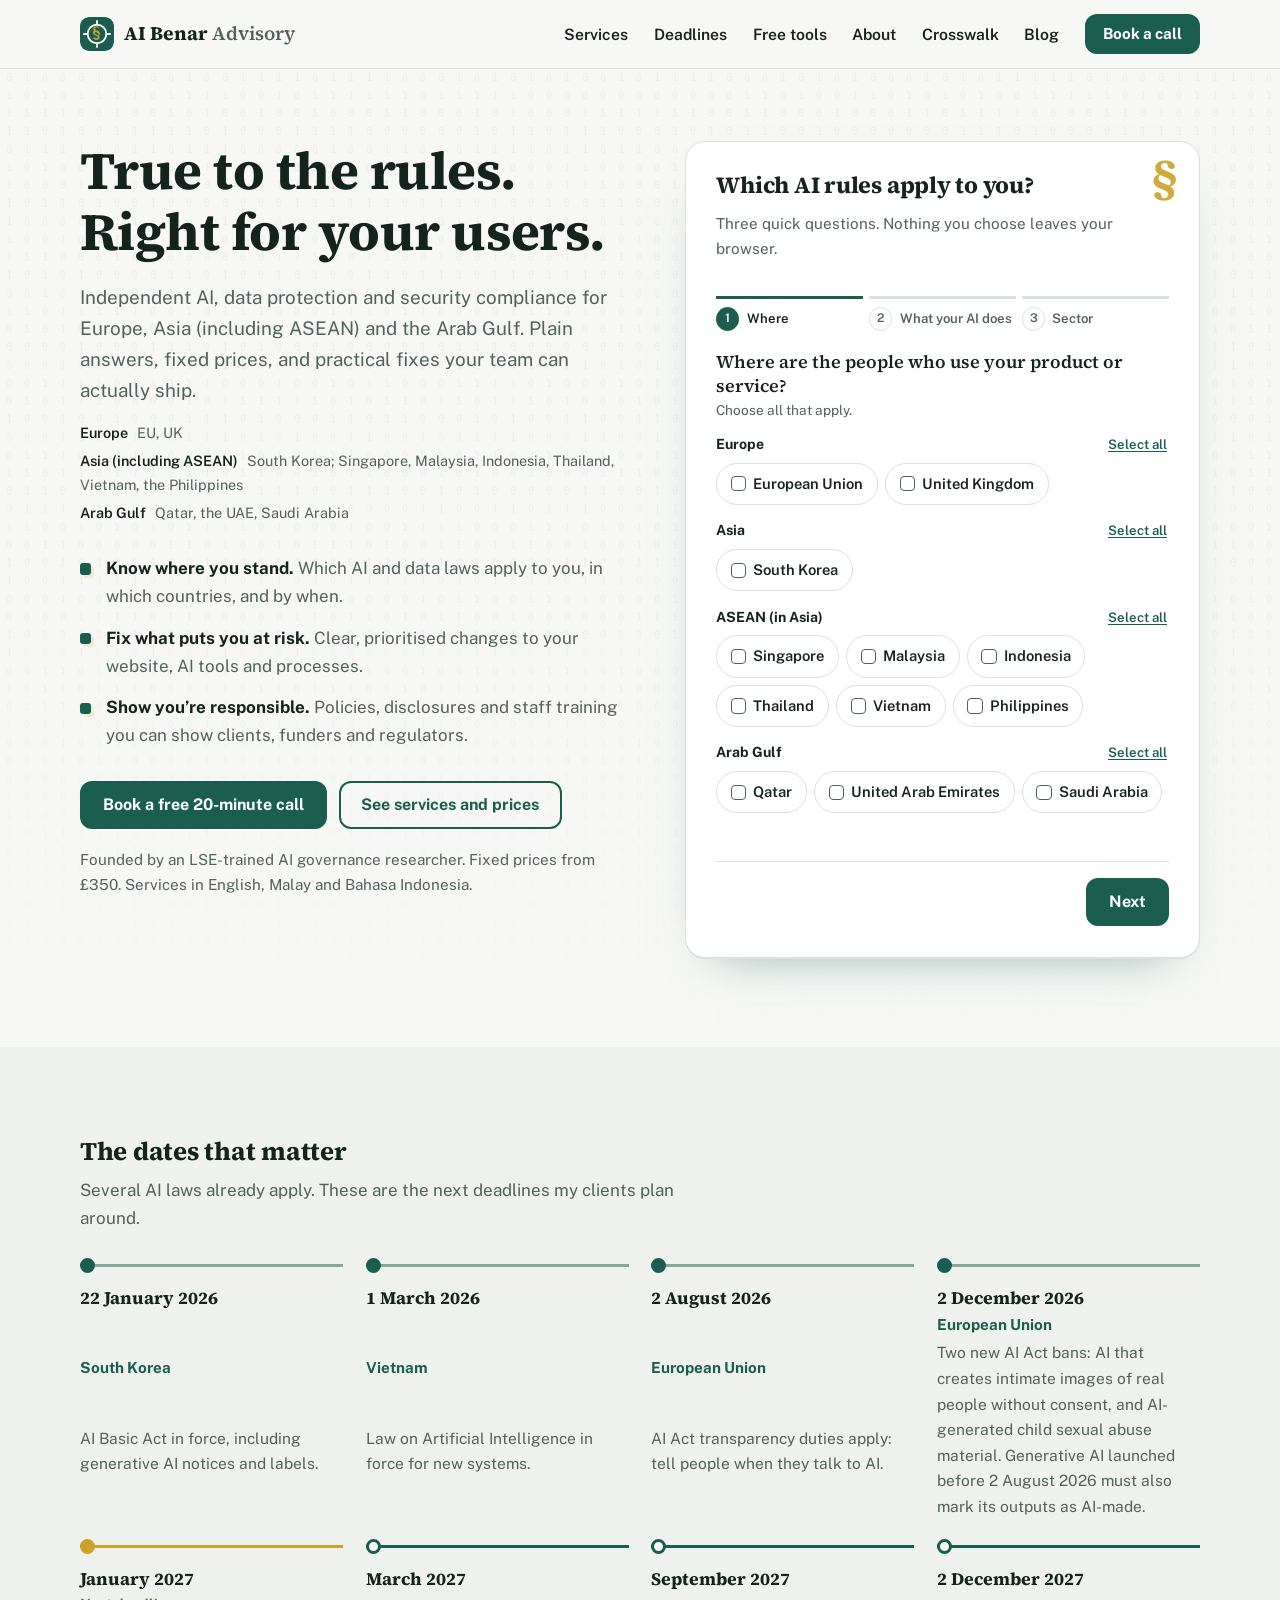
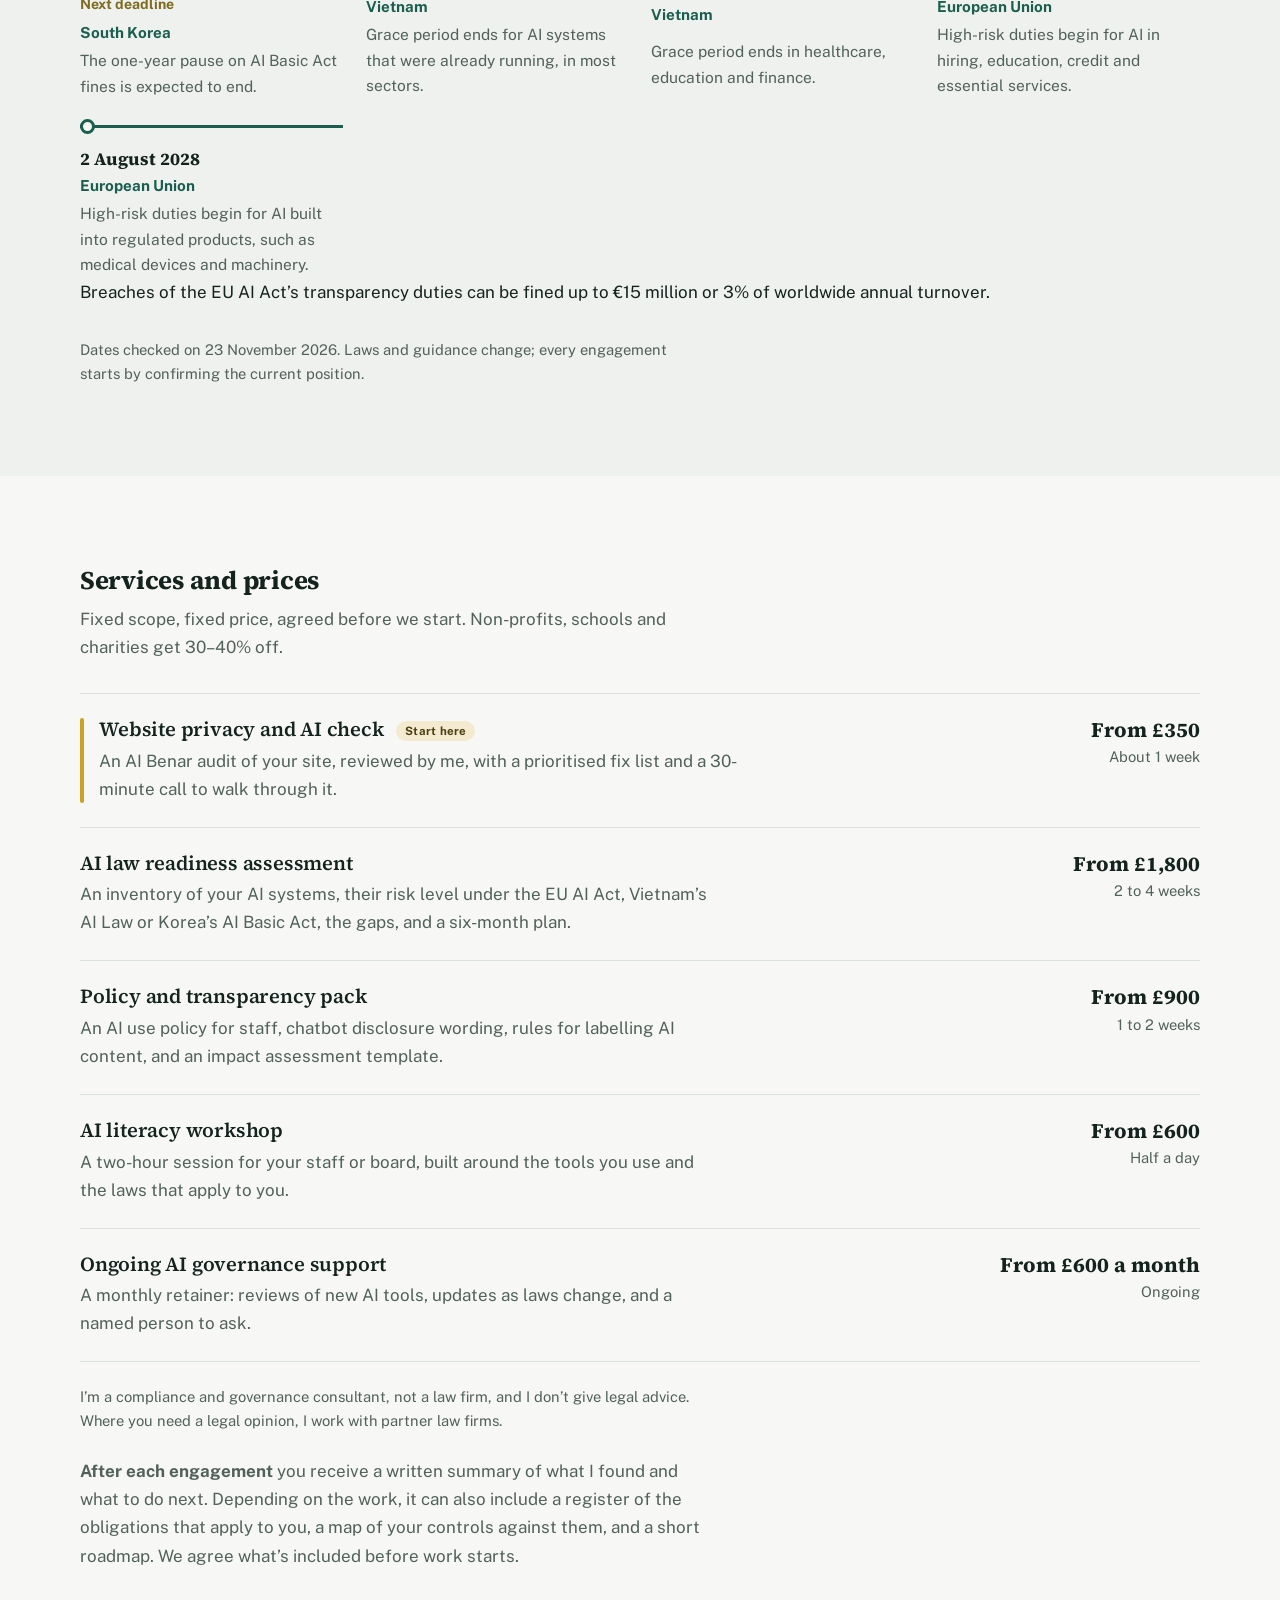
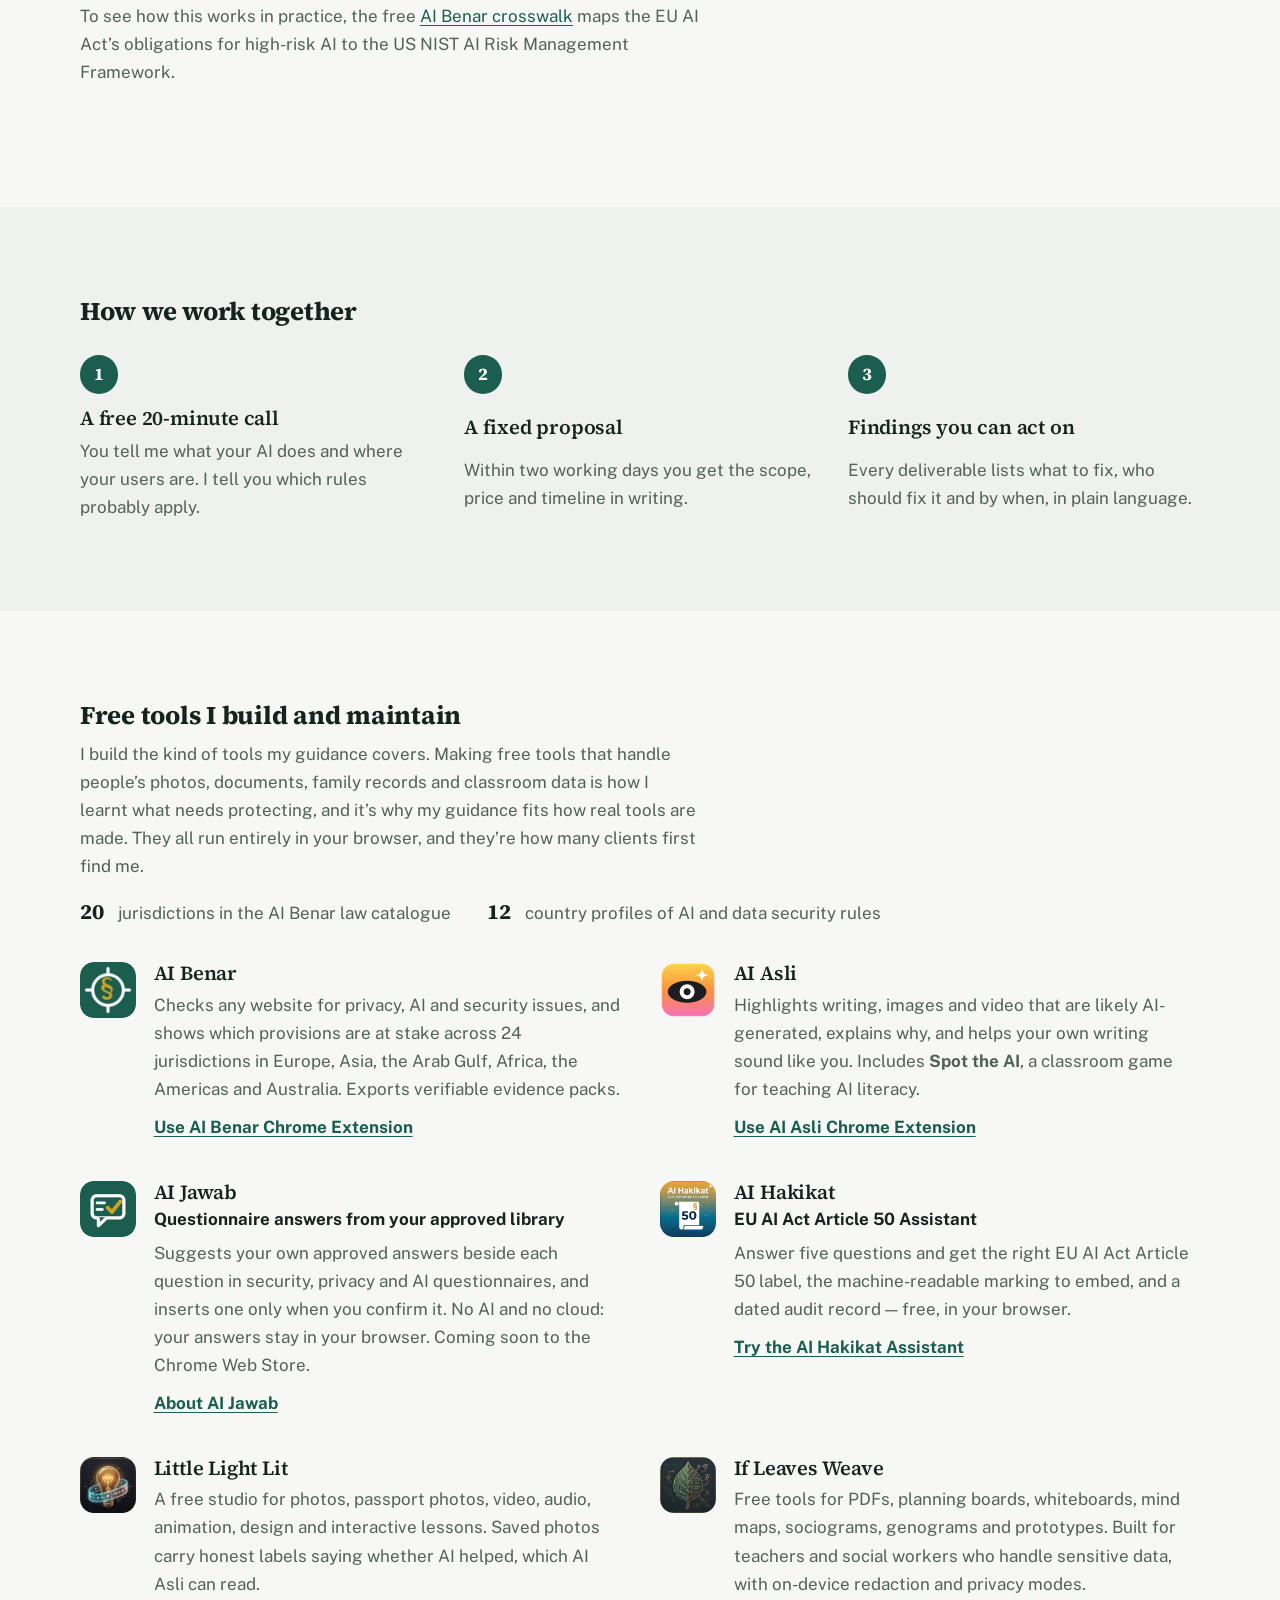
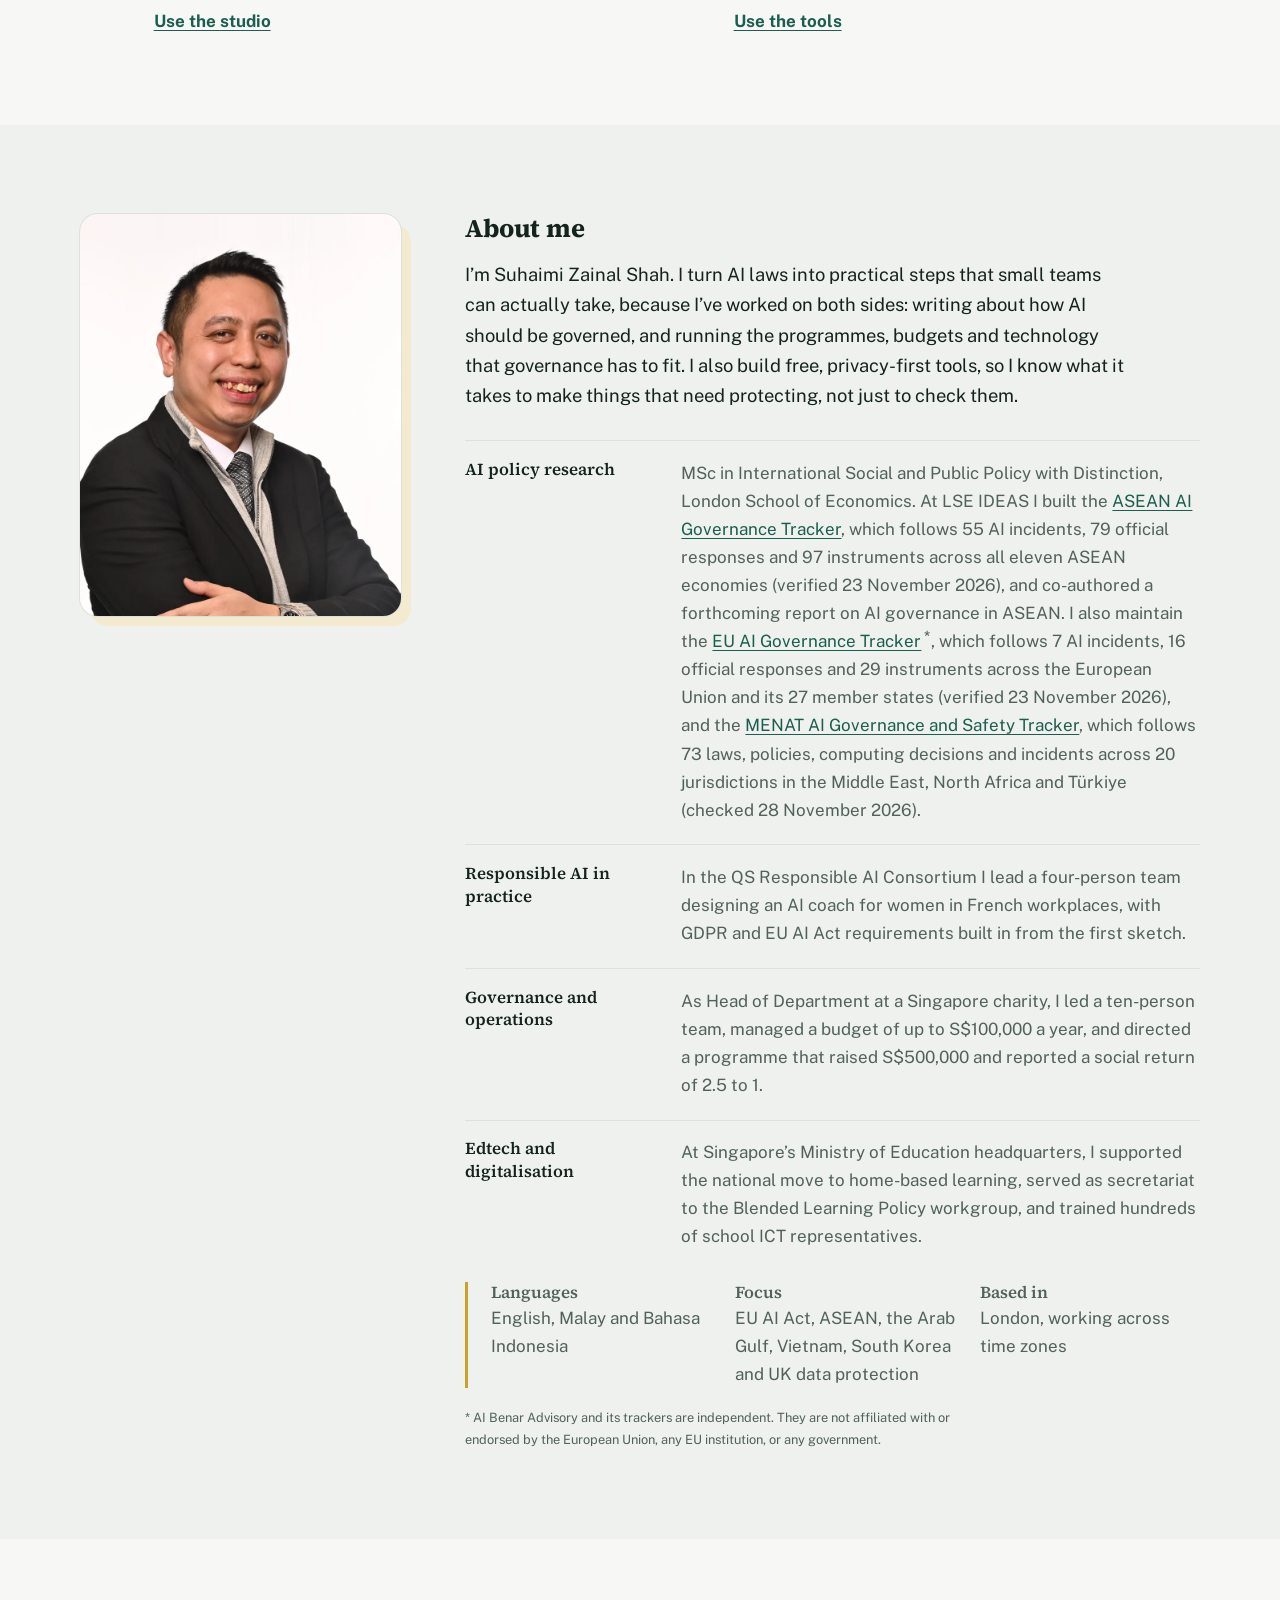
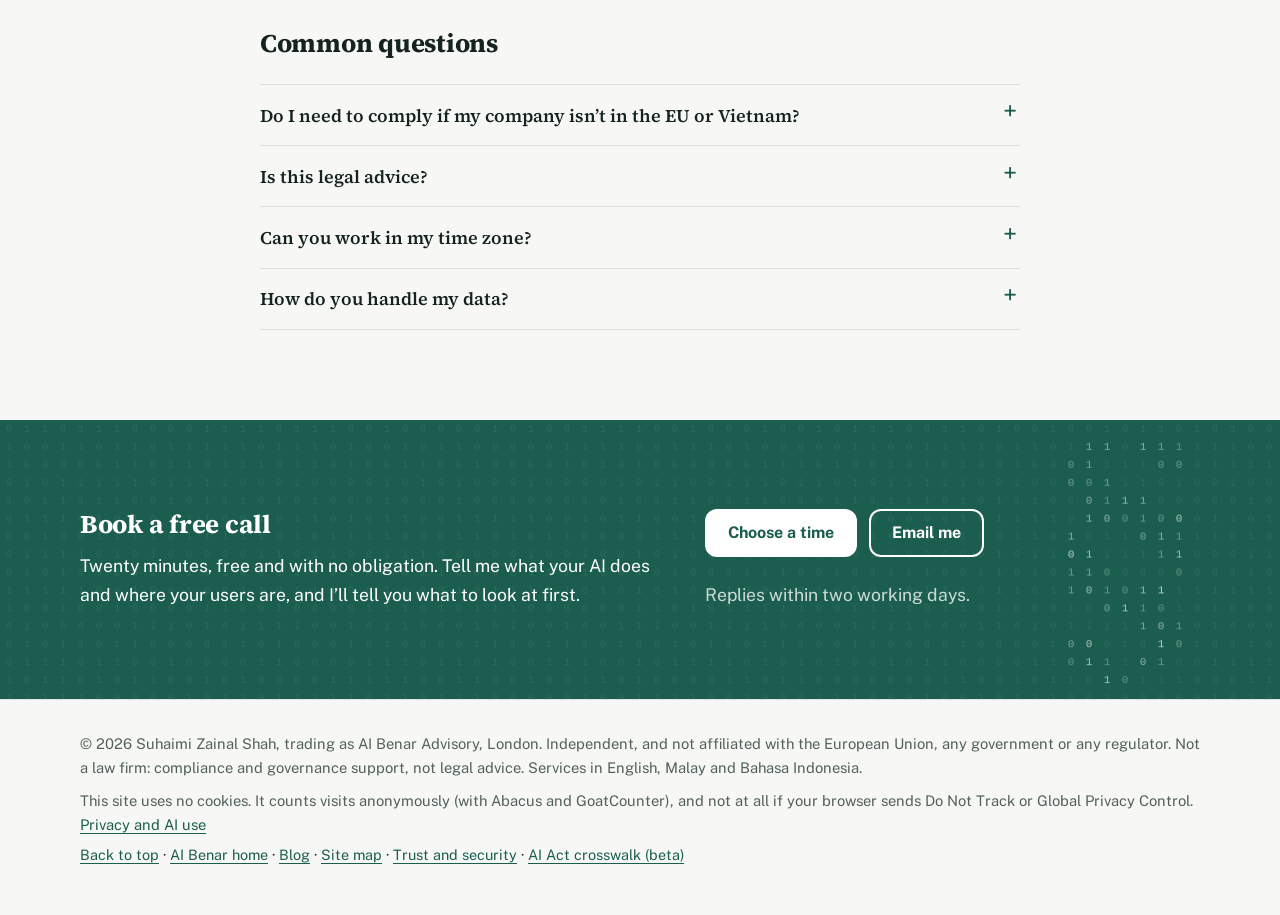
<file: index.html>
<!doctype html>
<html lang="en-GB">
<head>
<meta charset="utf-8">
<meta name="viewport" content="width=device-width, initial-scale=1">
<title>AI Benar Advisory: AI and data compliance for Europe, Asia (including ASEAN) and the Arab Gulf</title>
<meta name="description" content="Independent AI and data compliance consultancy in London, for the EU and UK; South Korea, Singapore, Malaysia, Indonesia, Thailand, Vietnam and the Philippines; and Qatar, the UAE and Saudi Arabia. In English, Malay and Bahasa Indonesia. Not legal advice.">
<meta name="theme-color" content="#1b5e4f">
<link rel="icon" href="logo.svg" type="image/svg+xml">
<link rel="canonical" href="https://aibenar.dev/AI-Benar-Advisory/">
<meta property="og:title" content="AI Benar Advisory">
<meta property="og:description" content="True to the rules. Right for your users.">
<meta property="og:type" content="website">
<meta property="og:url" content="https://aibenar.dev/AI-Benar-Advisory/">
<meta property="og:image" content="https://aibenar.dev/AI-Benar-Advisory/logo.svg">
<link rel="preload" href="fonts/source-serif-4-latin-700-normal.woff2" as="font" type="font/woff2" crossorigin>
<link rel="preload" href="fonts/public-sans-latin-400-normal.woff2" as="font" type="font/woff2" crossorigin>
<script type="application/ld+json">{"@context":"https://schema.org","@type":"ProfessionalService","name":"AI Benar Advisory","description":"AI and data compliance consultancy for Europe, Asia (including ASEAN) and the Arab Gulf. Services in English, Malay and Bahasa Indonesia. Not a law firm.","areaServed":["European Union","United Kingdom","South Korea","Vietnam","Singapore","Malaysia","Indonesia","Thailand","Philippines","Qatar","United Arab Emirates","Saudi Arabia"],"availableLanguage":["English","Malay","Indonesian"],"address":{"@type":"PostalAddress","addressLocality":"London","addressCountry":"GB"},"founder":{"@type":"Person","name":"Suhaimi Zainal Shah","alumniOf":"London School of Economics and Political Science","image":"assets/suhaimi-square.jpg"},"foundingDate":"2026-11","foundingLocation":{"@type":"Place","name":"London, United Kingdom"}}</script>
<link rel="stylesheet" href="styles.css">
</head>
<body>
<a class="skip" href="#main">Skip to content</a>

<header class="site-head">
  <div class="wrap head-row">
    <a class="brand" href="https://aibenar.dev" aria-label="AI Benar home"><img src="logo.svg" alt="" width="34" height="34"><span>AI Benar <em>Advisory</em></span></a>
    <nav aria-label="Main">
      <button class="menu" aria-expanded="false" aria-controls="nav-list">Menu</button>
      <ul id="nav-list">
        <li><a href="#services">Services</a></li>
        <li><a href="#deadlines">Deadlines</a></li>
        <li><a href="#tools">Free tools</a></li>
        <li><a href="#about">About</a></li>
        <li><a href="crosswalk.html">Crosswalk</a></li>
        <li><a href="https://aibenar.dev/blog/">Blog</a></li>
        <li><a class="btn small" href="#contact" data-track="nav_contact">Book a call</a></li>
      </ul>
    </nav>
  </div>
</header>

<main id="main">
  <!-- Hero: the check is the centrepiece -->
  <section class="hero" id="top" aria-labelledby="hero-title">
    <canvas class="bits" data-bits="hero" aria-hidden="true"></canvas>
    <div class="wrap hero-grid">
      <div class="hero-copy">
        <h1 id="hero-title">True to the rules. Right for your users.</h1>
        <p class="lede">Independent AI, data protection and security compliance for Europe, Asia (including ASEAN) and the Arab Gulf. Plain answers, fixed prices, and practical fixes your team can actually ship.</p>
        <p class="coverage"><span><b>Europe</b> EU, UK</span><span><b>Asia (including ASEAN)</b> South Korea; Singapore, Malaysia, Indonesia, Thailand, Vietnam, the Philippines</span><span><b>Arab Gulf</b> Qatar, the UAE, Saudi Arabia</span></p>
        <ul class="outcomes" aria-label="What I can do for you">
          <li><b>Know where you stand.</b> Which AI and data laws apply to you, in which countries, and by when.</li>
          <li><b>Fix what puts you at risk.</b> Clear, prioritised changes to your website, AI tools and processes.</li>
          <li><b>Show you’re responsible.</b> Policies, disclosures and staff training you can show clients, funders and regulators.</li>
        </ul>
        <div class="hero-actions">
          <a class="btn" href="#contact" data-track="hero_contact">Book a free 20-minute call</a>
          <a class="btn ghost" href="#services">See services and prices</a>
        </div>
        <p class="trust">Founded by an LSE-trained AI governance researcher. Fixed prices from £350. Services in English, Malay and Bahasa Indonesia.</p>
      </div>

      <form class="check q" id="check" aria-labelledby="check-title" novalidate>
          <!-- The questions, places and rules are built by app.js from the data in its "AI RULES CHECK: DATA" section. Edit the data there, not this markup. -->
          <div class="q-head">
            <h2 id="check-title">Which AI rules apply to you?</h2>
            <p class="check-sub">Three quick questions. Nothing you choose leaves your browser.</p>
            <ol class="q-steps" aria-label="Progress">
              <li data-step="1"><span>1</span>Where</li>
              <li data-step="2"><span>2</span>What your AI does</li>
              <li data-step="3"><span>3</span>Sector</li>
            </ol>
          </div>
          <div class="q-body" id="qBody"></div>
          <div class="q-foot" id="qFoot">
            <button type="button" class="btn ghost" id="qBack">Back</button>
            <p class="q-hint" id="qHint" role="status" aria-live="polite"></p>
            <button type="submit" class="btn" id="qNext">Next</button>
          </div>
          <div class="result" id="result" tabindex="-1" hidden></div>
          <noscript><p class="check-sub">The check needs JavaScript. You can still <a href="#contact">ask me directly</a>.</p></noscript>
        </form>
    </div>
  </section>

  <!-- Deadlines: a real sequence, so a timeline -->
  <section class="band" id="deadlines" aria-labelledby="deadlines-title">
    <div class="wrap">
      <h2 id="deadlines-title">The dates that matter</h2>
      <p class="section-lede">Several AI laws already apply. These are the next deadlines my clients plan around.</p>
      <ol class="timeline">
        <li class="past"><time datetime="2026-01-22">22 January 2026</time><b>South Korea</b><span>AI Basic Act in force, including generative AI notices and labels.</span></li>
        <li class="past"><time datetime="2026-03-01">1 March 2026</time><b>Vietnam</b><span>Law on Artificial Intelligence in force for new systems.</span></li>
        <li class="past"><time datetime="2026-08-02">2 August 2026</time><b>European Union</b><span>AI Act transparency duties apply: tell people when they talk to AI.</span></li>
        <li><time datetime="2026-12-02">2 December 2026</time><b>European Union</b><span>Two new AI Act bans: AI that creates intimate images of real people without consent, and AI-generated child sexual abuse material. Generative AI launched before 2 August 2026 must also mark its outputs as AI-made.</span></li>
        <li><time datetime="2027-01-22">January 2027</time><b>South Korea</b><span>The one-year pause on AI Basic Act fines is expected to end.</span></li>
        <li><time datetime="2027-03-01">March 2027</time><b>Vietnam</b><span>Grace period ends for AI systems that were already running, in most sectors.</span></li>
        <li><time datetime="2027-09-01">September 2027</time><b>Vietnam</b><span>Grace period ends in healthcare, education and finance.</span></li>
        <li><time datetime="2027-12-02">2 December 2027</time><b>European Union</b><span>High-risk duties begin for AI in hiring, education, credit and essential services.</span></li>
          <li><time datetime="2028-08-02">2 August 2028</time><b>European Union</b><span>High-risk duties begin for AI built into regulated products, such as medical devices and machinery.</span></li>
      </ol>
      <p>Breaches of the EU AI Act’s transparency duties can be fined up to €15 million or 3% of worldwide annual turnover.</p>
      <p class="fine">Dates checked on 23 November 2026. Laws and guidance change; every engagement starts by confirming the current position.</p>
    </div>
  </section>

  <!-- Services: a price list, not a card grid -->
  <section id="services" aria-labelledby="services-title">
    <div class="wrap">
      <h2 id="services-title">Services and prices</h2>
      <p class="section-lede">Fixed scope, fixed price, agreed before we start. Non-profits, schools and charities get 30–40% off.</p>
      <div class="pricelist">
        <article class="price featured">
          <div><h3>Website privacy and AI check <span class="tag-start">Start here</span></h3><p>An AI Benar audit of your site, reviewed by me, with a prioritised fix list and a 30-minute call to walk through it.</p></div>
          <p class="cost"><b>From £350</b><span>About 1 week</span></p>
        </article>
        <article class="price">
          <div><h3>AI law readiness assessment</h3><p>An inventory of your AI systems, their risk level under the EU AI Act, Vietnam’s AI Law or Korea’s AI Basic Act, the gaps, and a six-month plan.</p></div>
          <p class="cost"><b>From £1,800</b><span>2 to 4 weeks</span></p>
        </article>
        <article class="price">
          <div><h3>Policy and transparency pack</h3><p>An AI use policy for staff, chatbot disclosure wording, rules for labelling AI content, and an impact assessment template.</p></div>
          <p class="cost"><b>From £900</b><span>1 to 2 weeks</span></p>
        </article>
        <article class="price">
          <div><h3>AI literacy workshop</h3><p>A two-hour session for your staff or board, built around the tools you use and the laws that apply to you.</p></div>
          <p class="cost"><b>From £600</b><span>Half a day</span></p>
        </article>
        <article class="price">
          <div><h3>Ongoing AI governance support</h3><p>A monthly retainer: reviews of new AI tools, updates as laws change, and a named person to ask.</p></div>
          <p class="cost"><b>From £600 a month</b><span>Ongoing</span></p>
        </article>
      </div>
      <p class="fine">I’m a compliance and governance consultant, not a law firm, and I don’t give legal advice. Where you need a legal opinion, I work with partner law firms.</p>
          <p class="section-lede" style="margin-top:1.5rem"><strong>After each engagement</strong> you receive a written summary of what I found and what to do next. Depending on the work, it can also include a register of the obligations that apply to you, a map of your controls against them, and a short roadmap. We agree what’s included before work starts.</p>
      <p class="section-lede">To see how this works in practice, the free <a href="crosswalk.html">AI Benar crosswalk</a> maps the EU AI Act’s obligations for high-risk AI to the US NIST AI Risk Management Framework.</p>
</div>
  </section>

  <!-- How it works: a real sequence -->
  <section class="band" aria-labelledby="how-title">
    <div class="wrap">
      <h2 id="how-title">How we work together</h2>
      <ol class="steps">
        <li><h3>A free 20-minute call</h3><p>You tell me what your AI does and where your users are. I tell you which rules probably apply.</p></li>
        <li><h3>A fixed proposal</h3><p>Within two working days you get the scope, price and timeline in writing.</p></li>
        <li><h3>Findings you can act on</h3><p>Every deliverable lists what to fix, who should fix it and by when, in plain language.</p></li>
      </ol>
    </div>
  </section>

  <!-- Tools -->
  <section id="tools" aria-labelledby="tools-title">
    <div class="wrap">
      <h2 id="tools-title">Free tools I build and maintain</h2>
      <p class="section-lede">I build the kind of tools my guidance covers. Making free tools that handle people’s photos, documents, family records and classroom data is how I learnt what needs protecting, and it’s why my guidance fits how real tools are made. They all run entirely in your browser, and they’re how many clients first find me.</p>
      <ul class="proof" aria-label="At a glance">
        <li><b>20</b> jurisdictions in the AI Benar law catalogue</li>
        <li><b>12</b> country profiles of AI and data security rules</li>
        <li class="visits" hidden><b data-visits>0</b> visitors to this site</li>
      </ul>
      <div class="tools">
        <article class="tool">
          <img src="assets/ai-benar-icon.png" alt="" width="56" height="56">
          <div><h3>AI Benar</h3><p>Checks any website for privacy, AI and security issues, and shows which provisions are at stake across 24 jurisdictions in Europe, Asia, the Arab Gulf, Africa, the Americas and Australia. Exports verifiable evidence packs.</p>
          <a href="https://chromewebstore.google.com/detail/ai-benar-privacy-ai-law-a/oeoohlpbkfhncnpbcdkkiefdfdajjicb" target="_blank" rel="noopener noreferrer" data-track="tool_compliscope">Use AI Benar Chrome Extension</a></div>
        </article>
        <article class="tool">
          <img src="assets/ai-asli-icon.png" alt="" width="56" height="56">
          <div><h3>AI Asli</h3><p>Highlights writing, images and video that are likely AI-generated, explains why, and helps your own writing sound like you. Includes <b>Spot the AI</b>, a classroom game for teaching AI literacy.</p>
          <a href="https://chromewebstore.google.com/detail/ai-asli/gomiedpedkekedjfefelaonelhodflhl" target="_blank" rel="noopener noreferrer" data-track="tool_sloptical">Use AI Asli Chrome Extension</a></div>
        </article>
        <article class="tool">
          <img src="assets/ai-jawab-icon.png" alt="" width="56" height="56">
          <div><h3>AI Jawab</h3><p class="tool-sub">Questionnaire answers from your approved library</p><p>Suggests your own approved answers beside each question in security, privacy and AI questionnaires, and inserts one only when you confirm it. No AI and no cloud: your answers stay in your browser. Coming soon to the Chrome Web Store.</p>
          <a href="https://suhaimizainalshah.github.io/AI-Jawab/" data-track="tool_aijawab">About AI Jawab</a></div>
        </article>
        <article class="tool">
          <img src="assets/ai-hakikat-logo.jpg" alt="" width="56" height="56">
          <div><h3>AI Hakikat</h3><p class="tool-sub">EU AI Act Article 50 Assistant</p><p>Answer five questions and get the right EU AI Act Article 50 label, the machine-readable marking to embed, and a dated audit record — free, in your browser.</p>
          <a href="tools/article-50-labelling-helper.html" target="_blank" rel="noopener noreferrer" data-track="tool_article50">Try the AI Hakikat Assistant</a></div>
        </article>
        <article class="tool">
          <img src="assets/little-light-lit-logo.jpg" alt="" width="56" height="56">
          <div><h3>Little Light Lit</h3><p>A free studio for photos, passport photos, video, audio, animation, design and interactive lessons. Saved photos carry honest labels saying whether AI helped, which AI Asli can read.</p>
          <a href="https://suhaimizainalshah.github.io/little-light-lit/" target="_blank" rel="noopener noreferrer" data-track="tool_littlelightlit">Use the studio</a></div>
        </article>
        <article class="tool">
          <img src="assets/if-leaves-weave-logo.jpg" alt="" width="56" height="56">
          <div><h3>If Leaves Weave</h3><p>Free tools for PDFs, planning boards, whiteboards, mind maps, sociograms, genograms and prototypes. Built for teachers and social workers who handle sensitive data, with on-device redaction and privacy modes.</p>
          <a href="https://suhaimizainalshah.github.io/if-leaves-weave/" target="_blank" rel="noopener noreferrer" data-track="tool_ifleavesweave">Use the tools</a></div>
        </article>
      </div>
    </div>
  </section>

  <!-- About -->
  <section class="band" id="about" aria-labelledby="about-title">
    <div class="wrap about">
      <figure class="portrait">
        <picture>
          <source srcset="assets/suhaimi.webp" type="image/webp">
          <img src="assets/suhaimi.jpg" width="800" height="1000" loading="lazy" decoding="async" alt="Suhaimi Zainal Shah, smiling, in a dark blazer with arms crossed">
        </picture>
      </figure>
      <div>
        <h2 id="about-title">About me</h2>
        <p class="about-lede">I’m Suhaimi Zainal Shah. I turn AI laws into practical steps that small teams can actually take, because I’ve worked on both sides: writing about how AI should be governed, and running the programmes, budgets and technology that governance has to fit. I also build free, privacy-first tools, so I know what it takes to make things that need protecting, not just to check them.</p>
        <dl class="strands">
          <div><dt>AI policy research</dt><dd>MSc in International Social and Public Policy with Distinction, London School of Economics. At LSE IDEAS I built the <a href="https://suhaimizainalshah.github.io/ASEAN-AI-Governance-Tracker/" target="_blank" rel="noopener">ASEAN AI Governance Tracker</a>, which follows 55 AI incidents, 79 official responses and 97 instruments across all eleven ASEAN economies (verified 23 November 2026), and co-authored a forthcoming report on AI governance in ASEAN. I also maintain the <a href="https://suhaimizainalshah.github.io/EU-AI-Governance-Tracker/" target="_blank" rel="noopener">EU AI Governance Tracker</a><sup class="fn"><a href="#fn-eu" aria-label="Footnote: not affiliated with the European Union">*</a></sup>, which follows 7 AI incidents, 16 official responses and 29 instruments across the European Union and its 27 member states (verified 23 November 2026), and the <a href="https://suhaimizainalshah.github.io/MENAT-AI-Governance-Tracker/" target="_blank" rel="noopener">MENAT AI Governance and Safety Tracker</a>, which follows 73 laws, policies, computing decisions and incidents across 20 jurisdictions in the Middle East, North Africa and Türkiye (checked 28 November 2026).</dd></div>
          <div><dt>Responsible AI in practice</dt><dd>In the QS Responsible AI Consortium I lead a four-person team designing an AI coach for women in French workplaces, with GDPR and EU AI Act requirements built in from the first sketch.</dd></div>
          <div><dt>Governance and operations</dt><dd>As Head of Department at a Singapore charity, I led a ten-person team, managed a budget of up to S$100,000 a year, and directed a programme that raised S$500,000 and reported a social return of 2.5 to 1.</dd></div>
          <div><dt>Edtech and digitalisation</dt><dd>At Singapore’s Ministry of Education headquarters, I supported the national move to home-based learning, served as secretariat to the Blended Learning Policy workgroup, and trained hundreds of school ICT representatives.</dd></div>
        </dl>
        <ul class="facts" aria-label="Background">
          <li><b>Languages</b>English, Malay and Bahasa Indonesia</li>
          <li><b>Focus</b>EU AI Act, ASEAN, the Arab Gulf, Vietnam, South Korea and UK data protection</li>
          <li><b>Based in</b>London, working across time zones</li>
        </ul>
        <p class="footnote" id="fn-eu">* AI Benar Advisory and its trackers are independent. They are not affiliated with or endorsed by the European Union, any EU institution, or any government.</p>
      </div>
    </div>
  </section>

  <!-- FAQ -->
  <section aria-labelledby="faq-title">
    <div class="wrap narrow">
      <h2 id="faq-title">Common questions</h2>
      <details><summary>Do I need to comply if my company isn’t in the EU or Vietnam?</summary><p>Often, yes. The EU AI Act and Vietnam’s AI Law reach organisations abroad whose AI is used in those countries, and South Korea’s AI Basic Act covers foreign AI businesses serving Korean users. The free check above gives a first answer.</p></details>
      <details><summary>Is this legal advice?</summary><p>No. I help you understand what the rules require and put practical measures in place. For a formal legal opinion, I’ll refer you to a partner law firm.</p></details>
      <details><summary>Can you work in my time zone?</summary><p>Yes. I work with clients from Europe to Southeast Asia, and schedule calls for your morning or mine.</p></details>
      <details><summary>How do you handle my data?</summary><p>I only collect what a project needs, keep it for as long as the engagement requires, and never use client material to train AI. This website sets no cookies and uses only anonymous counts.</p></details>
    </div>
  </section>

  <!-- Contact -->
  <section class="contact" id="contact" aria-labelledby="contact-title">
    <canvas class="bits" data-bits="still" aria-hidden="true"></canvas>
    <div class="wrap contact-grid">
      <div>
        <h2 id="contact-title">Book a free call</h2>
        <p>Twenty minutes, free and with no obligation. Tell me what your AI does and where your users are, and I’ll tell you what to look at first.</p>
      </div>
      <div class="contact-actions">
        <a class="btn" id="book" href="https://calendly.com/suhaimizainalshah/20-minute-meeting" target="_blank" rel="noopener" data-track="book_call">Choose a time</a>
        <a class="btn ghost" href="mailto:suhaimizainalshah@gmail.com?subject=AI%20compliance%20enquiry" data-track="email">Email me</a>
        <p class="fine">Replies within two working days.</p>
      </div>
    </div>
  </section>
</main>

<footer class="site-foot">
  <div class="wrap foot-row">
    <p>© <span id="year">2026</span> Suhaimi Zainal Shah, trading as AI Benar Advisory, London. Independent, and not affiliated with the European Union, any government or any regulator. Not a law firm: compliance and governance support, not legal advice. Services in English, Malay and Bahasa Indonesia.</p>
    <p>This site uses no cookies. It counts visits anonymously (with Abacus and GoatCounter), and not at all if your browser sends Do Not Track or Global Privacy Control. <a href="privacy.html">Privacy and AI use</a></p>
  </div>
  <p class="wrap foot-links"><a href="#top" class="to-top-link">Back to top</a> · <a href="index.html">AI Benar home</a> · <a href="https://aibenar.dev/blog/">Blog</a> · <a href="https://aibenar.dev/sitemap/">Site map</a> · <a href="trust.html">Trust and security</a> · <a href="crosswalk.html">AI Act crosswalk (beta)</a></p>
</footer>
<a href="#top" class="to-top" id="toTop" aria-label="Back to top" title="Back to top" hidden><svg viewBox="0 0 24 24" width="22" height="22" aria-hidden="true" fill="none" stroke="currentColor" stroke-width="2.2" stroke-linecap="round" stroke-linejoin="round"><path d="M12 19V5M5 12l7-7 7 7"/></svg></a>

<div class="stats" id="stats" role="dialog" aria-modal="true" aria-labelledby="stats-title" hidden>
  <div class="stats-card">
    <h2 id="stats-title">Site statistics</h2>
    <p class="fine">Private view. Anonymous counts since the counter was set up.</p>
    <dl id="stats-list"></dl>
    <button class="btn ghost" id="stats-close">Close</button>
  </div>
</div>

<script src="app.js" defer></script>
<script>/* Anonymous visit counting with GoatCounter: no cookies, no personal data, and nothing at all if the browser sends Do Not Track or Global Privacy Control. */
(function () { if (navigator.doNotTrack === '1' || window.doNotTrack === '1' || navigator.globalPrivacyControl || !/^https?:$/.test(location.protocol)) return;
  var s = document.createElement('script'); s.async = true; s.src = 'https://gc.zgo.at/count.js'; s.setAttribute('data-goatcounter', 'https://suhaimizs.goatcounter.com/count'); document.head.appendChild(s); })();</script>
</body>
</html>
</file>
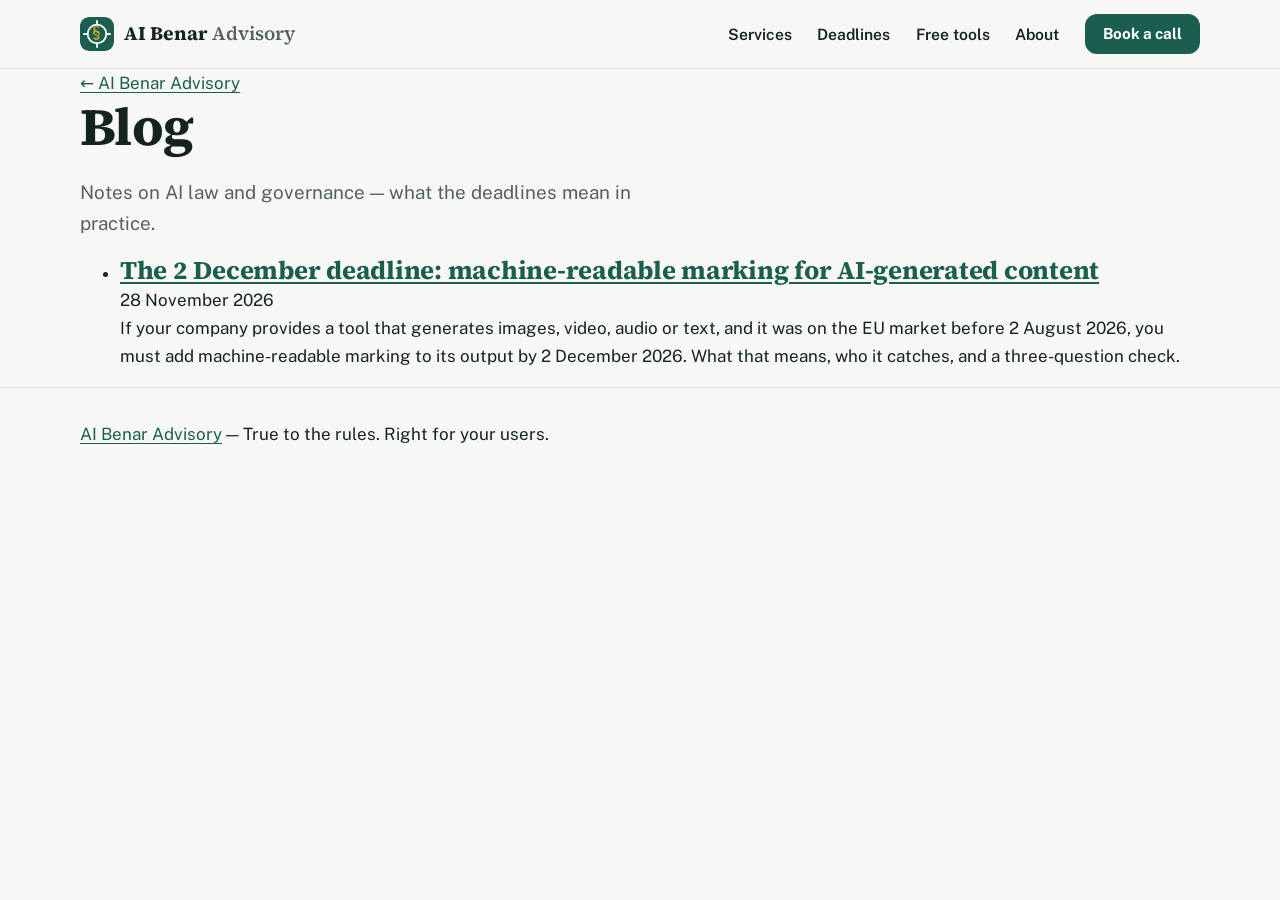
<file: blog/index.html>
<!doctype html>
<html lang="en-GB">
<head>
<meta charset="utf-8">
<meta name="viewport" content="width=device-width, initial-scale=1">
<title>Blog — AI Benar Advisory</title>
<meta name="description" content="Notes from AI Benar Advisory on AI law and governance — what the deadlines mean in practice.">
<meta name="theme-color" content="#1b5e4f">
<link rel="icon" href="../logo.svg" type="image/svg+xml">
<link rel="canonical" href="https://suhaimizainalshah.github.io/AI-Benar-Advisory/blog/">
<meta property="og:title" content="Blog — AI Benar Advisory">
<meta property="og:description" content="Notes from AI Benar Advisory on AI law and governance.">
<meta property="og:type" content="website">
<meta property="og:url" content="https://suhaimizainalshah.github.io/AI-Benar-Advisory/blog/">
<meta property="og:image" content="https://suhaimizainalshah.github.io/AI-Benar-Advisory/logo.svg">
<link rel="stylesheet" href="../styles.css">
</head>
<body>
<a class="skip" href="#main">Skip to content</a>

<header class="site-head">
  <div class="wrap head-row">
    <a class="brand" href="../index.html" aria-label="AI Benar Advisory, home"><img src="../logo.svg" alt="" width="34" height="34"><span>AI Benar <em>Advisory</em></span></a>
    <nav aria-label="Main">
      <ul id="nav-list">
        <li><a href="../index.html#services">Services</a></li>
        <li><a href="../index.html#deadlines">Deadlines</a></li>
        <li><a href="../index.html#tools">Free tools</a></li>
        <li><a href="../index.html#about">About</a></li>
        <li><a class="btn small" href="../index.html#contact">Book a call</a></li>
      </ul>
    </nav>
  </div>
</header>

<main id="main">
  <div class="wrap">
    <p><a href="../index.html">&larr; AI Benar Advisory</a></p>
    <h1>Blog</h1>
    <p class="lede">Notes on AI law and governance — what the deadlines mean in practice.</p>
    <ul>
      <li>
        <h2><a href="2-december-marking-duty.html">The 2 December deadline: machine-readable marking for AI-generated content</a></h2>
        <p><time datetime="2026-11-28">28 November 2026</time></p>
        <p>If your company provides a tool that generates images, video, audio or text, and it was on the EU market before 2 August 2026, you must add machine-readable marking to its output by 2 December 2026. What that means, who it catches, and a three-question check.</p>
      </li>
    </ul>
  </div>
</main>

<footer class="site-foot">
  <div class="wrap">
    <p><a href="../index.html">AI Benar Advisory</a> &mdash; True to the rules. Right for your users.</p>
  </div>
</footer>
</body>
</html>
</file>
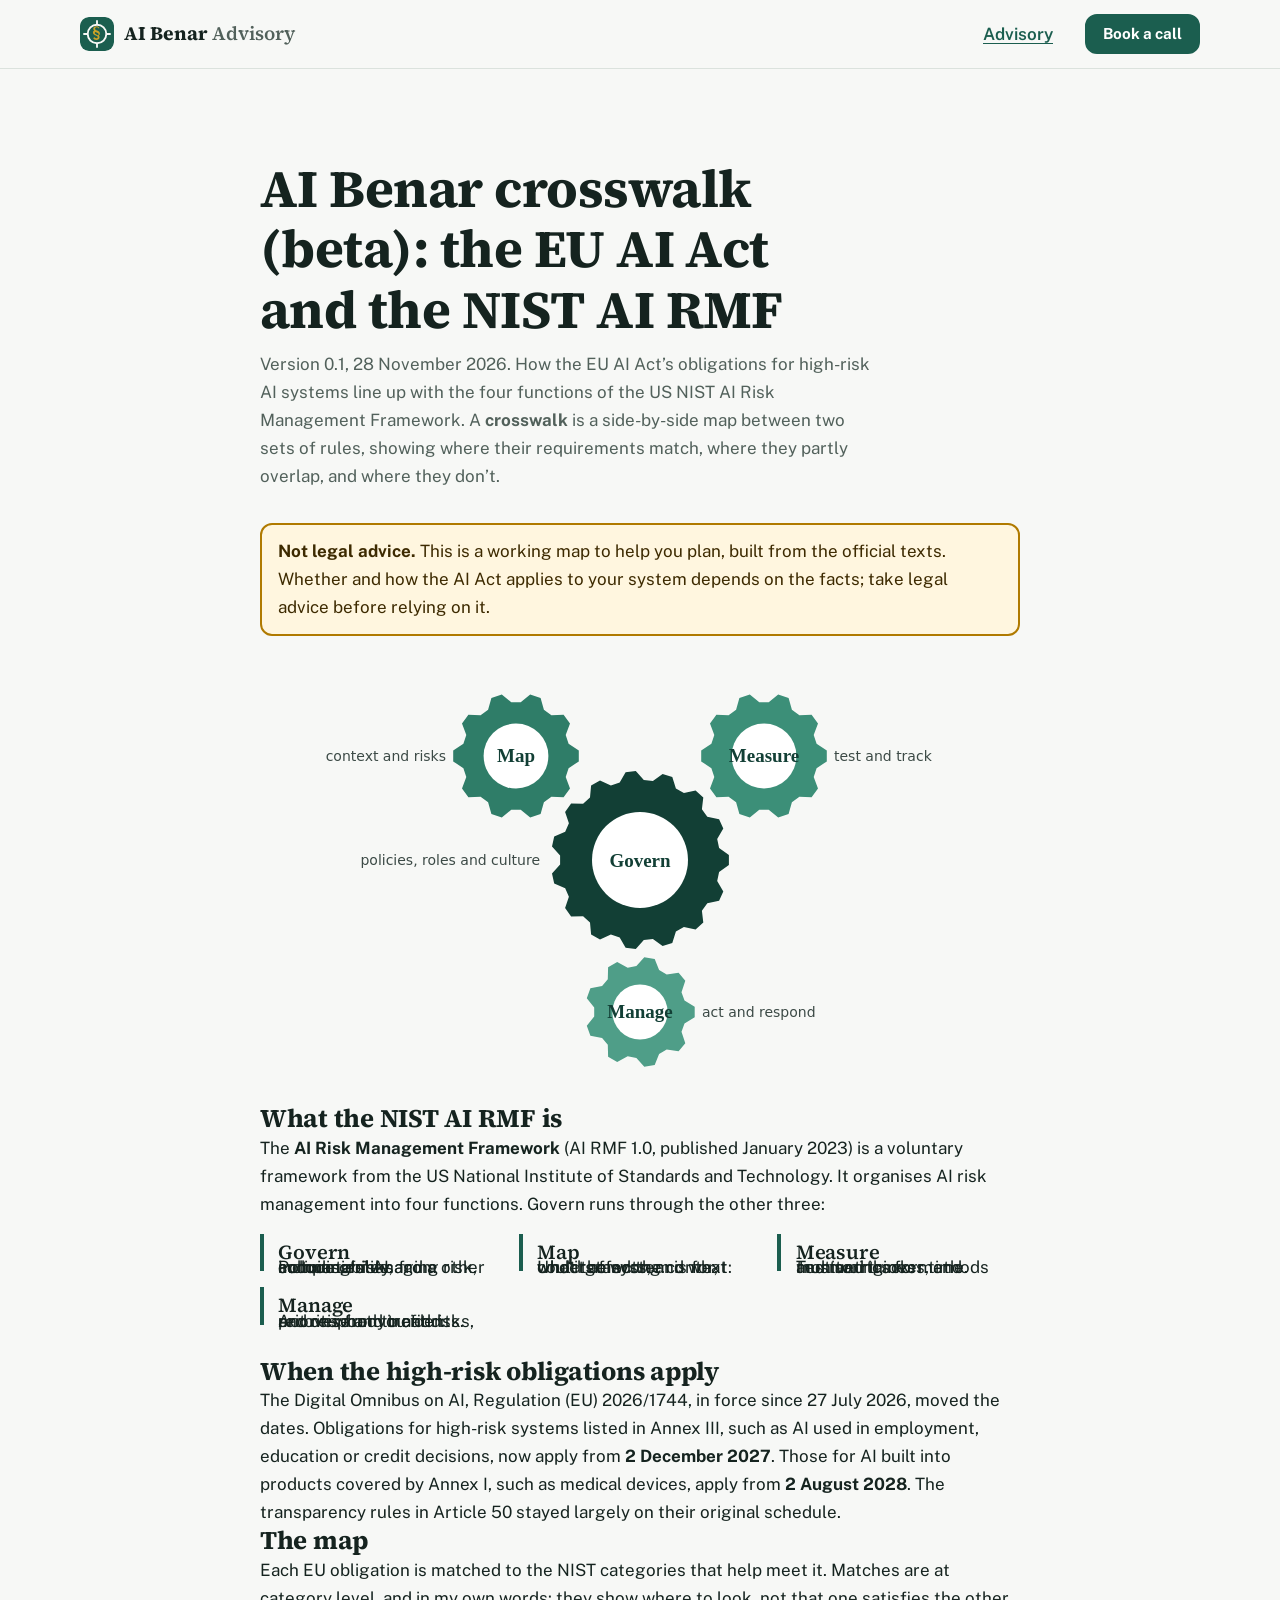
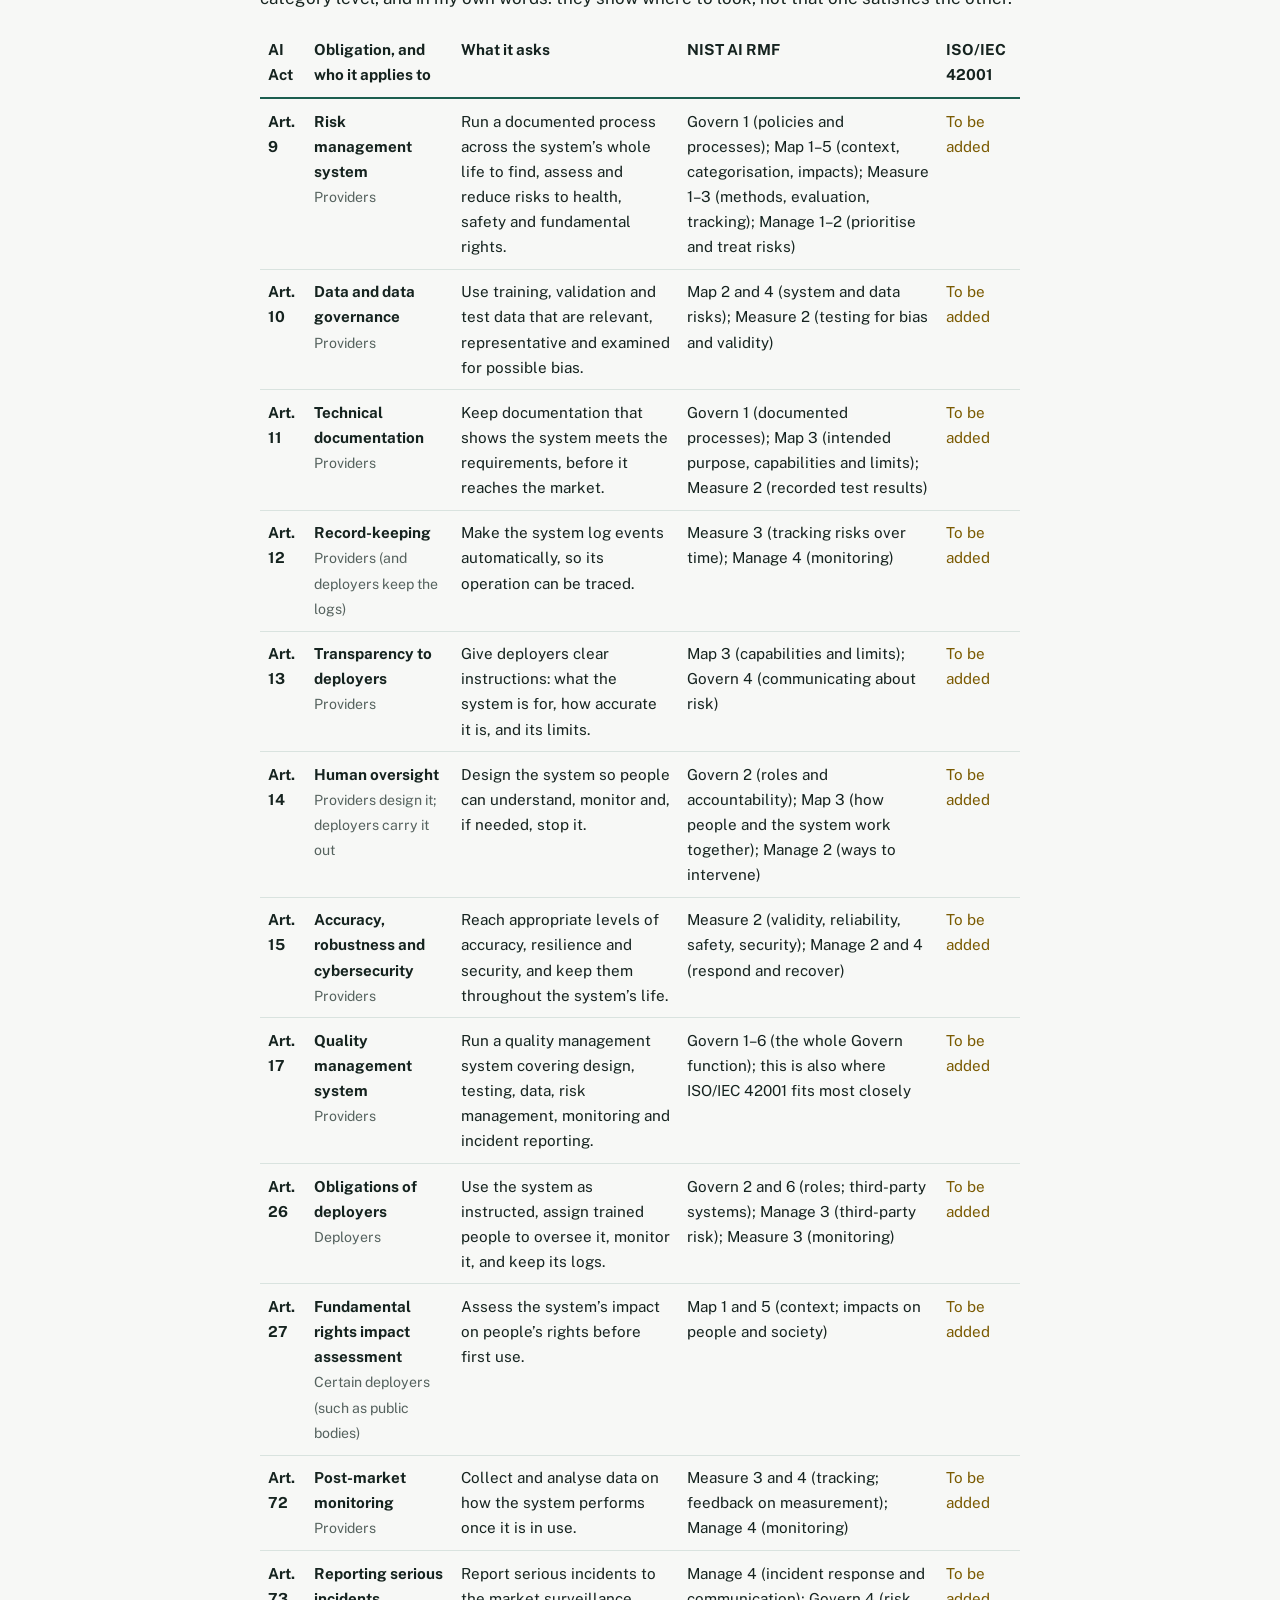
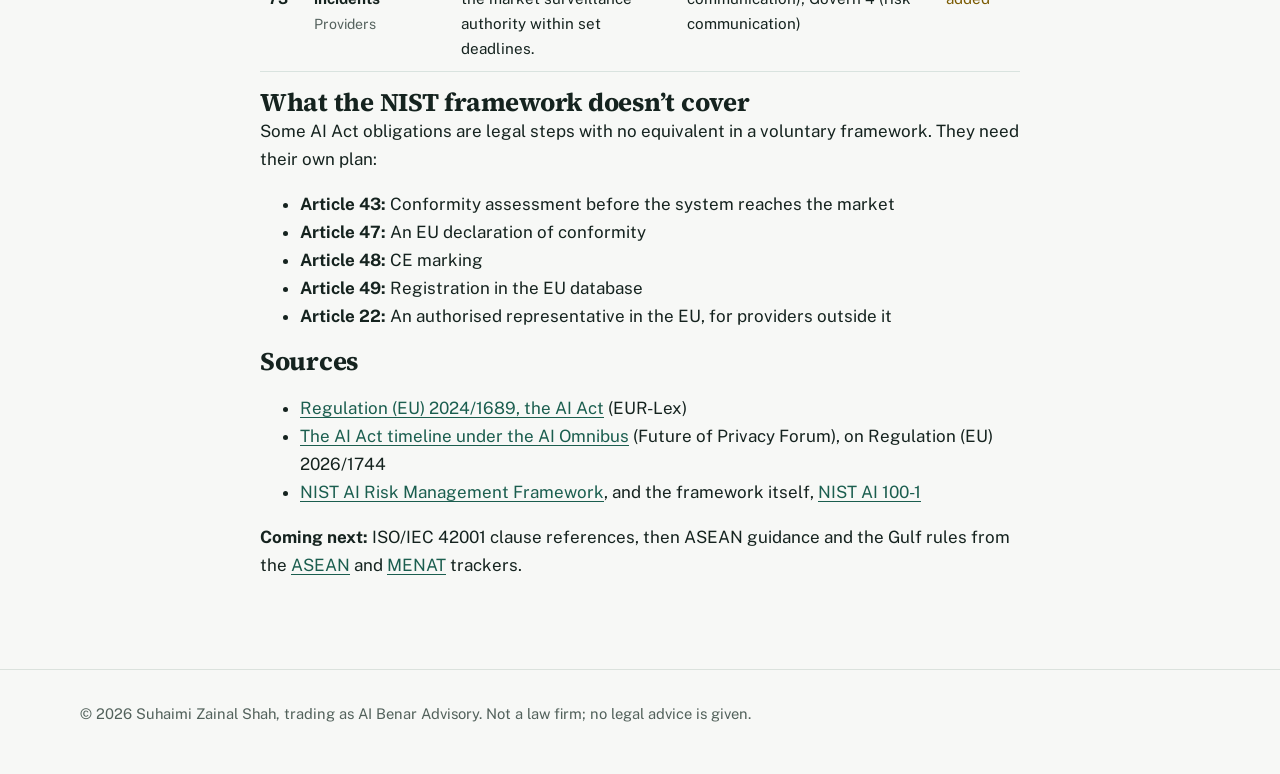
<file: crosswalk.html>
<!doctype html>
<html lang="en-GB">
<head>
<meta charset="utf-8"><meta name="viewport" content="width=device-width, initial-scale=1">
<title>AI Benar crosswalk (beta): the EU AI Act and the NIST AI RMF</title>
<meta name="description" content="The EU AI Act’s obligations for high-risk AI systems, mapped to the four functions of the NIST AI Risk Management Framework. Beta, dated, not legal advice.">
<link rel="canonical" href="https://aibenar.dev/AI-Benar-Advisory/crosswalk.html">
<link rel="icon" href="logo.svg" type="image/svg+xml">
<link rel="stylesheet" href="styles.css">
<style>
.notice{border:2px solid #b07a00;background:#fff6df;color:#3d2a00;border-radius:12px;padding:.8rem 1rem;margin:1.25rem 0}
.gears{width:100%;max-width:640px;height:auto;display:block;margin:1.5rem auto}
.gear path{fill:#1b5e4f}.gear .hub{fill:#fff}
.g-govern path{fill:#123f35}.g-map path{fill:#2f7d68}.g-measure path{fill:#3c8f78}.g-manage path{fill:#4f9e88}
.g-name{font:700 19px/1 Georgia,serif;text-anchor:middle;fill:#123f35}.g-sub{font:14px/1 system-ui,sans-serif;text-anchor:middle;fill:#3c4a46}.g-sub.g-left{text-anchor:start}.g-sub.g-right{text-anchor:end}
@media (prefers-reduced-motion:no-preference){
  .gear{animation:turn 36s linear 1}.gear.rev{animation-name:turn-rev;animation-duration:26s}
  @keyframes turn{to{transform:rotate(360deg)}}@keyframes turn-rev{to{transform:rotate(-360deg)}}
}
.fn{display:grid;gap:1rem;grid-template-columns:repeat(auto-fit,minmax(14rem,1fr));margin:1rem 0 2rem}
.fn div{border-left:4px solid #1b5e4f;padding:.25rem .9rem}.fn h3{margin:.2rem 0}
.cw-wrap{overflow-x:auto;position:relative;margin:1rem 0}
table.cw{border-collapse:collapse;min-width:760px;width:100%;font-size:.95rem}
table.cw th,table.cw td{border-bottom:1px solid #d9e3df;padding:.6rem .5rem;text-align:left;vertical-align:top}
table.cw thead th{border-bottom:2px solid #1b5e4f}.who{color:#55625e;font-size:.88rem}.iso{color:#7a5a00}
@media (prefers-color-scheme:dark){.notice{background:#3a2c0b;color:#f6e7c1}.g-name{fill:#cfe9df}.g-sub{fill:#b5c8c1}.gear .hub{fill:#10201b}table.cw th,table.cw td{border-bottom-color:#2c3d38}.who{color:#a9bab4}.iso{color:#e8c46c}}
</style>
</head>
<body>
<a class="skip" href="#main">Skip to content</a>
<header class="site-head"><div class="wrap head-row"><a class="brand" href="https://aibenar.dev" aria-label="AI Benar home"><img src="logo.svg" alt="" width="34" height="34"><span>AI Benar <em>Advisory</em></span></a><a class="head-link" href="index.html">Advisory</a><a class="btn small" href="index.html#contact">Book a call</a></div></header>
<main id="main"><section><div class="wrap narrow">
<h1>AI Benar crosswalk (beta): the EU AI Act and the NIST AI RMF</h1>
<p class="section-lede">Version 0.1, 28 November 2026. How the EU AI Act’s obligations for high-risk AI systems line up with the four functions of the US NIST AI Risk Management Framework. A <strong>crosswalk</strong> is a side-by-side map between two sets of rules, showing where their requirements match, where they partly overlap, and where they don’t.</p>
<p class="notice" role="note"><strong>Not legal advice.</strong> This is a working map to help you plan, built from the official texts. Whether and how the AI Act applies to your system depends on the facts; take legal advice before relying on it.</p>

<svg viewBox="0 0 640 420" role="img" aria-labelledby="gear-t gear-d" class="gears"><title id="gear-t">The four functions of the NIST AI Risk Management Framework</title><desc id="gear-d">Govern sits at the centre and drives the other three: Map, Measure and Manage.</desc><g class="gear g-govern" style="transform-origin:320px 200px"><path d="M408.9 194.9 L408.9 205.1 L399.1 212.1 L397.2 221.1 L403.3 231.5 L399.1 240.8 L387.3 243.2 L381.9 250.7 L383.3 262.6 L375.6 269.5 L363.9 266.9 L355.9 271.5 L352.3 282.9 L342.6 286.1 L332.9 278.9 L323.8 279.9 L315.8 288.9 L305.6 287.8 L299.7 277.4 L290.9 274.5 L280.0 279.5 L271.1 274.4 L270.0 262.4 L263.1 256.3 L251.1 256.4 L245.1 248.1 L248.9 236.7 L245.2 228.3 L234.2 223.5 L232.0 213.5 L240.1 204.6 L240.1 195.4 L232.0 186.5 L234.2 176.5 L245.2 171.7 L248.9 163.3 L245.1 151.9 L251.1 143.6 L263.1 143.7 L270.0 137.6 L271.1 125.6 L280.0 120.5 L290.9 125.5 L299.7 122.6 L305.6 112.2 L315.8 111.1 L323.8 120.1 L332.9 121.1 L342.6 113.9 L352.3 117.1 L355.9 128.5 L363.9 133.1 L375.6 130.5 L383.3 137.4 L381.9 149.3 L387.3 156.8 L399.1 159.2 L403.3 168.5 L397.2 178.9 L399.1 187.9 Z"/><circle cx="320" cy="200" r="48.0" class="hub"/></g><g class="gear g-map rev" style="transform-origin:196px 96px"><path d="M258.8 90.6 L258.8 101.4 L248.6 108.2 L245.7 117.1 L250.0 128.5 L243.6 137.3 L231.4 136.8 L223.9 142.3 L220.6 154.0 L210.2 157.4 L200.7 149.8 L191.3 149.8 L181.8 157.4 L171.4 154.0 L168.1 142.3 L160.6 136.8 L148.4 137.3 L142.0 128.5 L146.3 117.1 L143.4 108.2 L133.2 101.4 L133.2 90.6 L143.4 83.8 L146.3 74.9 L142.0 63.5 L148.4 54.7 L160.6 55.2 L168.1 49.7 L171.4 38.0 L181.8 34.6 L191.3 42.2 L200.7 42.2 L210.2 34.6 L220.6 38.0 L223.9 49.7 L231.4 55.2 L243.6 54.7 L250.0 63.5 L245.7 74.9 L248.6 83.8 Z"/><circle cx="196" cy="96" r="32.4" class="hub"/></g><g class="gear g-measure rev" style="transform-origin:444px 96px"><path d="M506.8 90.6 L506.8 101.4 L496.6 108.2 L493.7 117.1 L498.0 128.5 L491.6 137.3 L479.4 136.8 L471.9 142.3 L468.6 154.0 L458.2 157.4 L448.7 149.8 L439.3 149.8 L429.8 157.4 L419.4 154.0 L416.1 142.3 L408.6 136.8 L396.4 137.3 L390.0 128.5 L394.3 117.1 L391.4 108.2 L381.2 101.4 L381.2 90.6 L391.4 83.8 L394.3 74.9 L390.0 63.5 L396.4 54.7 L408.6 55.2 L416.1 49.7 L419.4 38.0 L429.8 34.6 L439.3 42.2 L448.7 42.2 L458.2 34.6 L468.6 38.0 L471.9 49.7 L479.4 55.2 L491.6 54.7 L498.0 63.5 L493.7 74.9 L496.6 83.8 Z"/><circle cx="444" cy="96" r="32.4" class="hub"/></g><g class="gear g-manage rev" style="transform-origin:320px 352px"><path d="M374.7 346.7 L374.7 357.3 L364.5 363.5 L361.5 371.8 L365.3 383.2 L358.6 391.2 L346.7 389.4 L339.1 393.9 L334.7 405.0 L324.3 406.8 L316.4 397.9 L307.7 396.3 L297.2 402.0 L288.1 396.8 L287.8 384.8 L282.1 378.1 L270.4 375.7 L266.8 365.8 L274.2 356.4 L274.2 347.6 L266.8 338.2 L270.4 328.3 L282.1 325.9 L287.8 319.2 L288.1 307.2 L297.2 302.0 L307.7 307.7 L316.4 306.1 L324.3 297.2 L334.7 299.0 L339.1 310.1 L346.7 314.6 L358.6 312.8 L365.3 320.8 L361.5 332.2 L364.5 340.5 Z"/><circle cx="320" cy="352" r="27.6" class="hub"/></g><text x="320" y="207" class="g-name">Govern</text><text x="220" y="205" class="g-sub g-right">policies, roles and culture</text><text x="196" y="102" class="g-name">Map</text><text x="126" y="101" class="g-sub g-right">context and risks</text><text x="444" y="102" class="g-name">Measure</text><text x="514" y="101" class="g-sub g-left">test and track</text><text x="320" y="358" class="g-name">Manage</text><text x="382" y="357" class="g-sub g-left">act and respond</text></svg>

<h2>What the NIST AI RMF is</h2>
<p>The <strong>AI Risk Management Framework</strong> (AI RMF 1.0, published January 2023) is a voluntary framework from the US National Institute of Standards and Technology. It organises AI risk management into four functions. Govern runs through the other three:</p>
<div class="fn">
<div><h3>Govern</h3><p>Policies, roles, accountability and a culture of managing risk, including risks from other companies’ AI.</p></div>
<div><h3>Map</h3><p>Understand the context: what the system is for, who it affects, and what could go wrong.</p></div>
<div><h3>Measure</h3><p>Test and track: methods and metrics for trustworthiness, and monitoring over time.</p></div>
<div><h3>Manage</h3><p>Act on what you find: prioritise and treat risks, and respond to and recover from incidents.</p></div>
</div>

<h2>When the high-risk obligations apply</h2>
<p>The Digital Omnibus on AI, Regulation (EU) 2026/1744, in force since 27 July 2026, moved the dates. Obligations for high-risk systems listed in Annex III, such as AI used in employment, education or credit decisions, now apply from <strong>2 December 2027</strong>. Those for AI built into products covered by Annex I, such as medical devices, apply from <strong>2 August 2028</strong>. The transparency rules in Article 50 stayed largely on their original schedule.</p>

<h2>The map</h2>
<p>Each EU obligation is matched to the NIST categories that help meet it. Matches are at category level, and in my own words: they show where to look, not that one satisfies the other.</p>
<div class="cw-wrap" tabindex="0" role="region" aria-label="Crosswalk table (scrolls sideways)">
<table class="cw"><thead><tr><th scope="col">AI Act</th><th scope="col">Obligation, and who it applies to</th><th scope="col">What it asks</th><th scope="col">NIST AI RMF</th><th scope="col">ISO/IEC 42001</th></tr></thead>
<tbody><tr><th scope="row">Art. 9</th><td><strong>Risk management system</strong><br><span class="who">Providers</span></td><td>Run a documented process across the system’s whole life to find, assess and reduce risks to health, safety and fundamental rights.</td><td>Govern 1 (policies and processes); Map 1–5 (context, categorisation, impacts); Measure 1–3 (methods, evaluation, tracking); Manage 1–2 (prioritise and treat risks)</td><td class="iso">To be added</td></tr><tr><th scope="row">Art. 10</th><td><strong>Data and data governance</strong><br><span class="who">Providers</span></td><td>Use training, validation and test data that are relevant, representative and examined for possible bias.</td><td>Map 2 and 4 (system and data risks); Measure 2 (testing for bias and validity)</td><td class="iso">To be added</td></tr><tr><th scope="row">Art. 11</th><td><strong>Technical documentation</strong><br><span class="who">Providers</span></td><td>Keep documentation that shows the system meets the requirements, before it reaches the market.</td><td>Govern 1 (documented processes); Map 3 (intended purpose, capabilities and limits); Measure 2 (recorded test results)</td><td class="iso">To be added</td></tr><tr><th scope="row">Art. 12</th><td><strong>Record-keeping</strong><br><span class="who">Providers (and deployers keep the logs)</span></td><td>Make the system log events automatically, so its operation can be traced.</td><td>Measure 3 (tracking risks over time); Manage 4 (monitoring)</td><td class="iso">To be added</td></tr><tr><th scope="row">Art. 13</th><td><strong>Transparency to deployers</strong><br><span class="who">Providers</span></td><td>Give deployers clear instructions: what the system is for, how accurate it is, and its limits.</td><td>Map 3 (capabilities and limits); Govern 4 (communicating about risk)</td><td class="iso">To be added</td></tr><tr><th scope="row">Art. 14</th><td><strong>Human oversight</strong><br><span class="who">Providers design it; deployers carry it out</span></td><td>Design the system so people can understand, monitor and, if needed, stop it.</td><td>Govern 2 (roles and accountability); Map 3 (how people and the system work together); Manage 2 (ways to intervene)</td><td class="iso">To be added</td></tr><tr><th scope="row">Art. 15</th><td><strong>Accuracy, robustness and cybersecurity</strong><br><span class="who">Providers</span></td><td>Reach appropriate levels of accuracy, resilience and security, and keep them throughout the system’s life.</td><td>Measure 2 (validity, reliability, safety, security); Manage 2 and 4 (respond and recover)</td><td class="iso">To be added</td></tr><tr><th scope="row">Art. 17</th><td><strong>Quality management system</strong><br><span class="who">Providers</span></td><td>Run a quality management system covering design, testing, data, risk management, monitoring and incident reporting.</td><td>Govern 1–6 (the whole Govern function); this is also where ISO/IEC 42001 fits most closely</td><td class="iso">To be added</td></tr><tr><th scope="row">Art. 26</th><td><strong>Obligations of deployers</strong><br><span class="who">Deployers</span></td><td>Use the system as instructed, assign trained people to oversee it, monitor it, and keep its logs.</td><td>Govern 2 and 6 (roles; third-party systems); Manage 3 (third-party risk); Measure 3 (monitoring)</td><td class="iso">To be added</td></tr><tr><th scope="row">Art. 27</th><td><strong>Fundamental rights impact assessment</strong><br><span class="who">Certain deployers (such as public bodies)</span></td><td>Assess the system’s impact on people’s rights before first use.</td><td>Map 1 and 5 (context; impacts on people and society)</td><td class="iso">To be added</td></tr><tr><th scope="row">Art. 72</th><td><strong>Post-market monitoring</strong><br><span class="who">Providers</span></td><td>Collect and analyse data on how the system performs once it is in use.</td><td>Measure 3 and 4 (tracking; feedback on measurement); Manage 4 (monitoring)</td><td class="iso">To be added</td></tr><tr><th scope="row">Art. 73</th><td><strong>Reporting serious incidents</strong><br><span class="who">Providers</span></td><td>Report serious incidents to the market surveillance authority within set deadlines.</td><td>Manage 4 (incident response and communication); Govern 4 (risk communication)</td><td class="iso">To be added</td></tr></tbody></table></div>

<h2>What the NIST framework doesn’t cover</h2>
<p>Some AI Act obligations are legal steps with no equivalent in a voluntary framework. They need their own plan:</p>
<ul><li><strong>Article 43:</strong> Conformity assessment before the system reaches the market</li><li><strong>Article 47:</strong> An EU declaration of conformity</li><li><strong>Article 48:</strong> CE marking</li><li><strong>Article 49:</strong> Registration in the EU database</li><li><strong>Article 22:</strong> An authorised representative in the EU, for providers outside it</li></ul>

<h2>Sources</h2>
<ul>
<li><a href="https://eur-lex.europa.eu/eli/reg/2024/1689/oj">Regulation (EU) 2024/1689, the AI Act</a> (EUR-Lex)</li>
<li><a href="https://fpf.org/blog/the-ai-act-implementation-timeline-what-changes-under-the-ai-omnibus">The AI Act timeline under the AI Omnibus</a> (Future of Privacy Forum), on Regulation (EU) 2026/1744</li>
<li><a href="https://www.nist.gov/itl/ai-risk-management-framework">NIST AI Risk Management Framework</a>, and the framework itself, <a href="https://doi.org/10.6028/NIST.AI.100-1">NIST AI 100-1</a></li>
</ul>
<p><strong>Coming next:</strong> ISO/IEC 42001 clause references, then ASEAN guidance and the Gulf rules from the <a href="https://suhaimizainalshah.github.io/ASEAN-AI-Governance-Tracker/">ASEAN</a> and <a href="https://suhaimizainalshah.github.io/MENAT-AI-Governance-Tracker/">MENAT</a> trackers.</p>
</div></section></main>
<footer class="site-foot"><div class="wrap foot-row"><p>© 2026 Suhaimi Zainal Shah, trading as AI Benar Advisory. Not a law firm; no legal advice is given.</p></div></footer>
<script>/* Anonymous visit counting with GoatCounter: no cookies, no personal data, and nothing at all if the browser sends Do Not Track or Global Privacy Control. */
(function () { if (navigator.doNotTrack === '1' || window.doNotTrack === '1' || navigator.globalPrivacyControl || !/^https?:$/.test(location.protocol)) return;
  var s = document.createElement('script'); s.async = true; s.src = 'https://gc.zgo.at/count.js'; s.setAttribute('data-goatcounter', 'https://suhaimizs.goatcounter.com/count'); document.head.appendChild(s); })();</script>
</body>
</html>
</file>
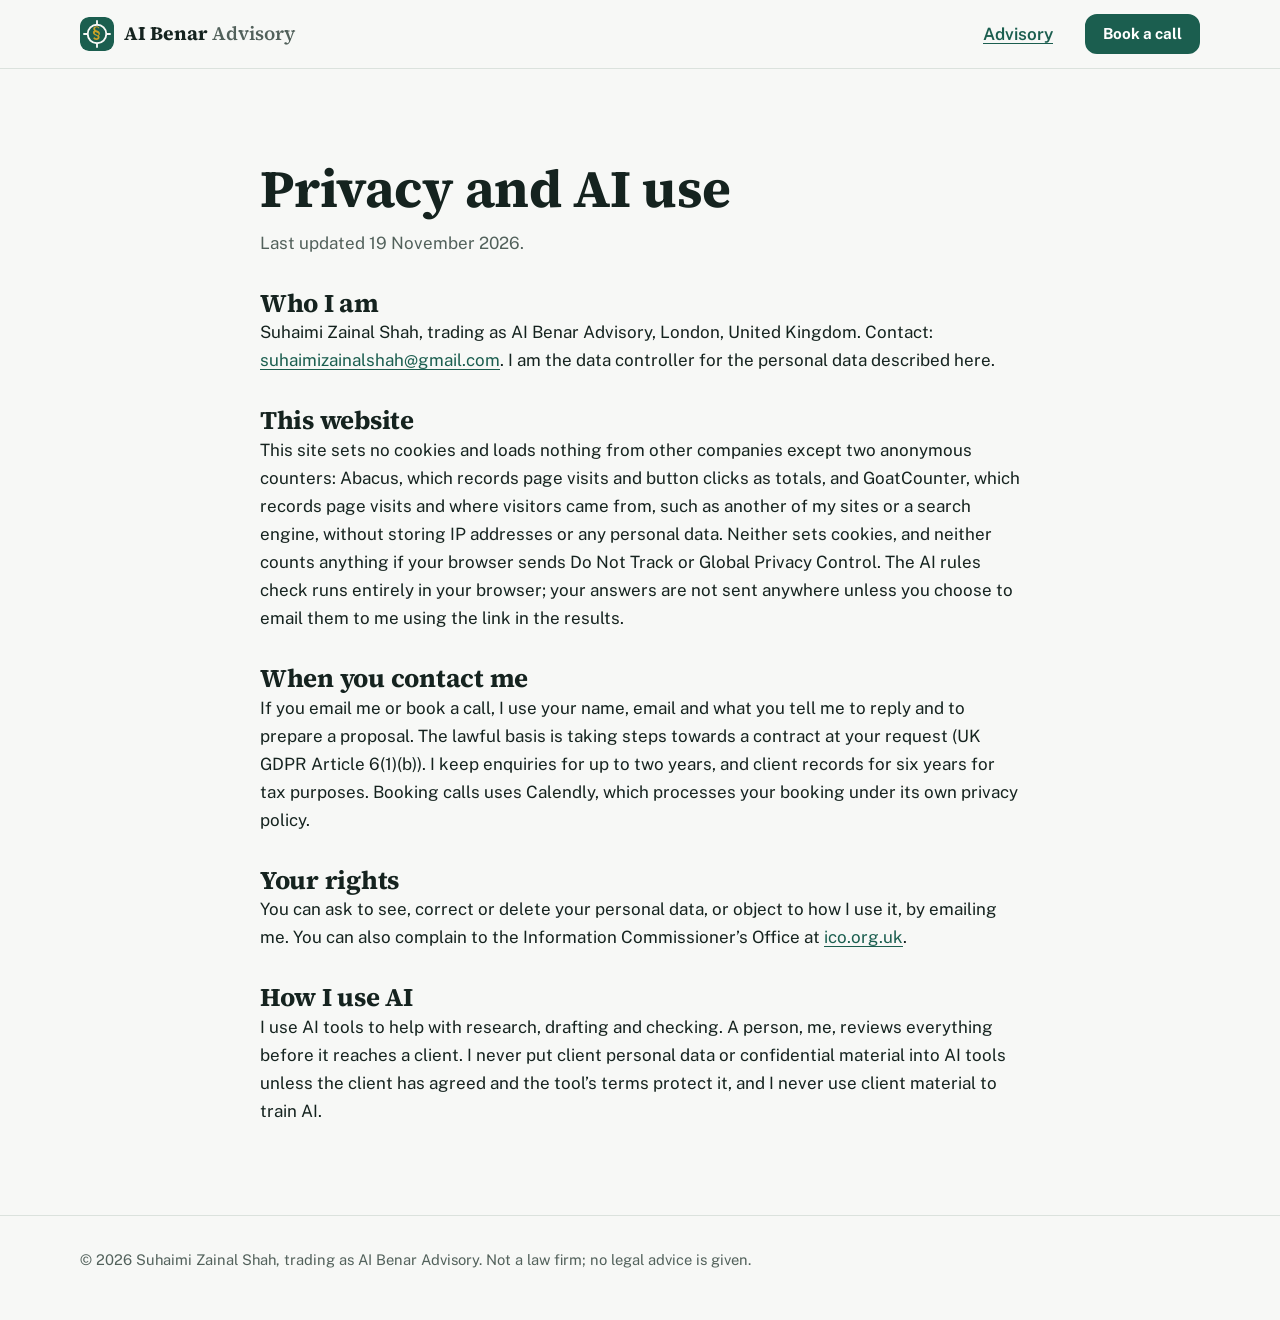
<file: privacy.html>
<!doctype html>
<html lang="en-GB">
<head>
<meta charset="utf-8"><meta name="viewport" content="width=device-width, initial-scale=1">
<title>Privacy and AI use: AI Benar Advisory</title>
<meta name="description" content="How AI Benar Advisory handles personal data and uses AI.">
<link rel="icon" href="logo.svg" type="image/svg+xml">
<link rel="stylesheet" href="styles.css">
</head>
<body>
<a class="skip" href="#main">Skip to content</a>
<header class="site-head"><div class="wrap head-row"><a class="brand" href="https://aibenar.dev" aria-label="AI Benar home"><img src="logo.svg" alt="" width="34" height="34"><span>AI Benar <em>Advisory</em></span></a><a class="head-link" href="index.html">Advisory</a><a class="btn small" href="index.html#contact">Book a call</a></div></header>
<main id="main"><section><div class="wrap narrow">
<h1>Privacy and AI use</h1>
<p class="section-lede">Last updated 19 November 2026.</p>

<h2>Who I am</h2>
<p>Suhaimi Zainal Shah, trading as AI Benar Advisory, London, United Kingdom. Contact: <a href="mailto:suhaimizainalshah@gmail.com">suhaimizainalshah@gmail.com</a>. I am the data controller for the personal data described here.</p>

<h2 style="margin-top:2rem">This website</h2>
<p>This site sets no cookies and loads nothing from other companies except two anonymous counters: Abacus, which records page visits and button clicks as totals, and GoatCounter, which records page visits and where visitors came from, such as another of my sites or a search engine, without storing IP addresses or any personal data. Neither sets cookies, and neither counts anything if your browser sends Do Not Track or Global Privacy Control. The AI rules check runs entirely in your browser; your answers are not sent anywhere unless you choose to email them to me using the link in the results.</p>

<h2 style="margin-top:2rem">When you contact me</h2>
<p>If you email me or book a call, I use your name, email and what you tell me to reply and to prepare a proposal. The lawful basis is taking steps towards a contract at your request (UK GDPR Article 6(1)(b)). I keep enquiries for up to two years, and client records for six years for tax purposes. Booking calls uses Calendly, which processes your booking under its own privacy policy.</p>

<h2 style="margin-top:2rem">Your rights</h2>
<p>You can ask to see, correct or delete your personal data, or object to how I use it, by emailing me. You can also complain to the Information Commissioner’s Office at <a href="https://ico.org.uk/make-a-complaint/">ico.org.uk</a>.</p>

<h2 style="margin-top:2rem">How I use AI</h2>
<p>I use AI tools to help with research, drafting and checking. A person, me, reviews everything before it reaches a client. I never put client personal data or confidential material into AI tools unless the client has agreed and the tool’s terms protect it, and I never use client material to train AI.</p>
</div></section></main>
<footer class="site-foot"><div class="wrap foot-row"><p>© 2026 Suhaimi Zainal Shah, trading as AI Benar Advisory. Not a law firm; no legal advice is given.</p></div></footer>
<script>/* Anonymous visit counting with GoatCounter: no cookies, no personal data, and nothing at all if the browser sends Do Not Track or Global Privacy Control. */
(function () { if (navigator.doNotTrack === '1' || window.doNotTrack === '1' || navigator.globalPrivacyControl || !/^https?:$/.test(location.protocol)) return;
  var s = document.createElement('script'); s.async = true; s.src = 'https://gc.zgo.at/count.js'; s.setAttribute('data-goatcounter', 'https://suhaimizs.goatcounter.com/count'); document.head.appendChild(s); })();</script>
</body>
</html>
</file>
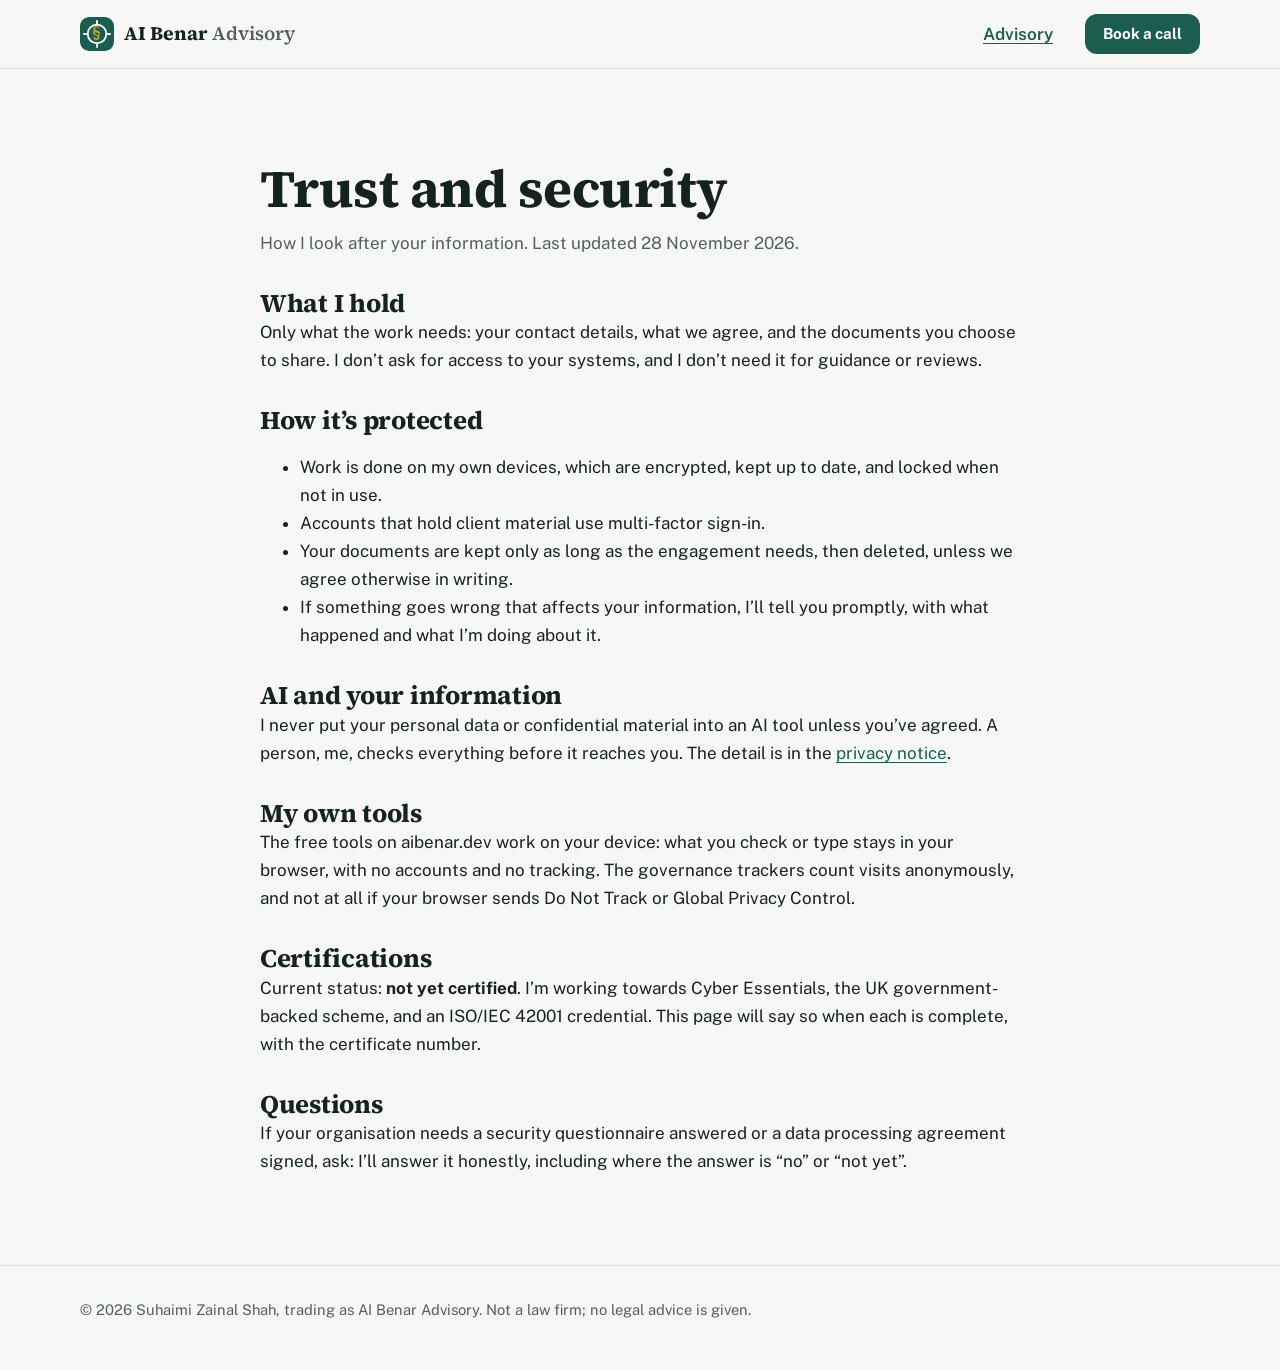
<file: trust.html>
<!doctype html>
<html lang="en-GB">
<head>
<meta charset="utf-8"><meta name="viewport" content="width=device-width, initial-scale=1">
<title>Trust and security: AI Benar Advisory</title>
<meta name="description" content="How AI Benar Advisory protects client information, uses AI and keeps its own tools private, and which certifications it holds.">
<link rel="canonical" href="https://aibenar.dev/AI-Benar-Advisory/trust.html">
<link rel="icon" href="logo.svg" type="image/svg+xml">
<link rel="stylesheet" href="styles.css">
</head>
<body>
<a class="skip" href="#main">Skip to content</a>
<header class="site-head"><div class="wrap head-row"><a class="brand" href="https://aibenar.dev" aria-label="AI Benar home"><img src="logo.svg" alt="" width="34" height="34"><span>AI Benar <em>Advisory</em></span></a><a class="head-link" href="index.html">Advisory</a><a class="btn small" href="index.html#contact">Book a call</a></div></header>
<main id="main"><section><div class="wrap narrow">
<!-- Before publishing: check that every statement below is true of how you work today, and change any that is not. -->
<h1>Trust and security</h1>
<p class="section-lede">How I look after your information. Last updated 28 November 2026.</p>

<h2 style="margin-top:2rem">What I hold</h2>
<p>Only what the work needs: your contact details, what we agree, and the documents you choose to share. I don’t ask for access to your systems, and I don’t need it for guidance or reviews.</p>

<h2 style="margin-top:2rem">How it’s protected</h2>
<ul>
<li>Work is done on my own devices, which are encrypted, kept up to date, and locked when not in use.</li>
<li>Accounts that hold client material use multi-factor sign-in.</li>
<li>Your documents are kept only as long as the engagement needs, then deleted, unless we agree otherwise in writing.</li>
<li>If something goes wrong that affects your information, I’ll tell you promptly, with what happened and what I’m doing about it.</li>
</ul>

<h2 style="margin-top:2rem">AI and your information</h2>
<p>I never put your personal data or confidential material into an AI tool unless you’ve agreed. A person, me, checks everything before it reaches you. The detail is in the <a href="privacy.html">privacy notice</a>.</p>

<h2 style="margin-top:2rem">My own tools</h2>
<p>The free tools on aibenar.dev work on your device: what you check or type stays in your browser, with no accounts and no tracking. The governance trackers count visits anonymously, and not at all if your browser sends Do Not Track or Global Privacy Control.</p>

<h2 style="margin-top:2rem">Certifications</h2>
<p>Current status: <strong>not yet certified</strong>. I’m working towards Cyber Essentials, the UK government-backed scheme, and an ISO/IEC 42001 credential. This page will say so when each is complete, with the certificate number.</p>

<h2 style="margin-top:2rem">Questions</h2>
<p>If your organisation needs a security questionnaire answered or a data processing agreement signed, ask: I’ll answer it honestly, including where the answer is “no” or “not yet”.</p>
</div></section></main>
<footer class="site-foot"><div class="wrap foot-row"><p>© 2026 Suhaimi Zainal Shah, trading as AI Benar Advisory. Not a law firm; no legal advice is given.</p></div></footer>
<script>/* Anonymous visit counting with GoatCounter: no cookies, no personal data, and nothing at all if the browser sends Do Not Track or Global Privacy Control. */
(function () { if (navigator.doNotTrack === '1' || window.doNotTrack === '1' || navigator.globalPrivacyControl || !/^https?:$/.test(location.protocol)) return;
  var s = document.createElement('script'); s.async = true; s.src = 'https://gc.zgo.at/count.js'; s.setAttribute('data-goatcounter', 'https://suhaimizs.goatcounter.com/count'); document.head.appendChild(s); })();</script>
</body>
</html>
</file>
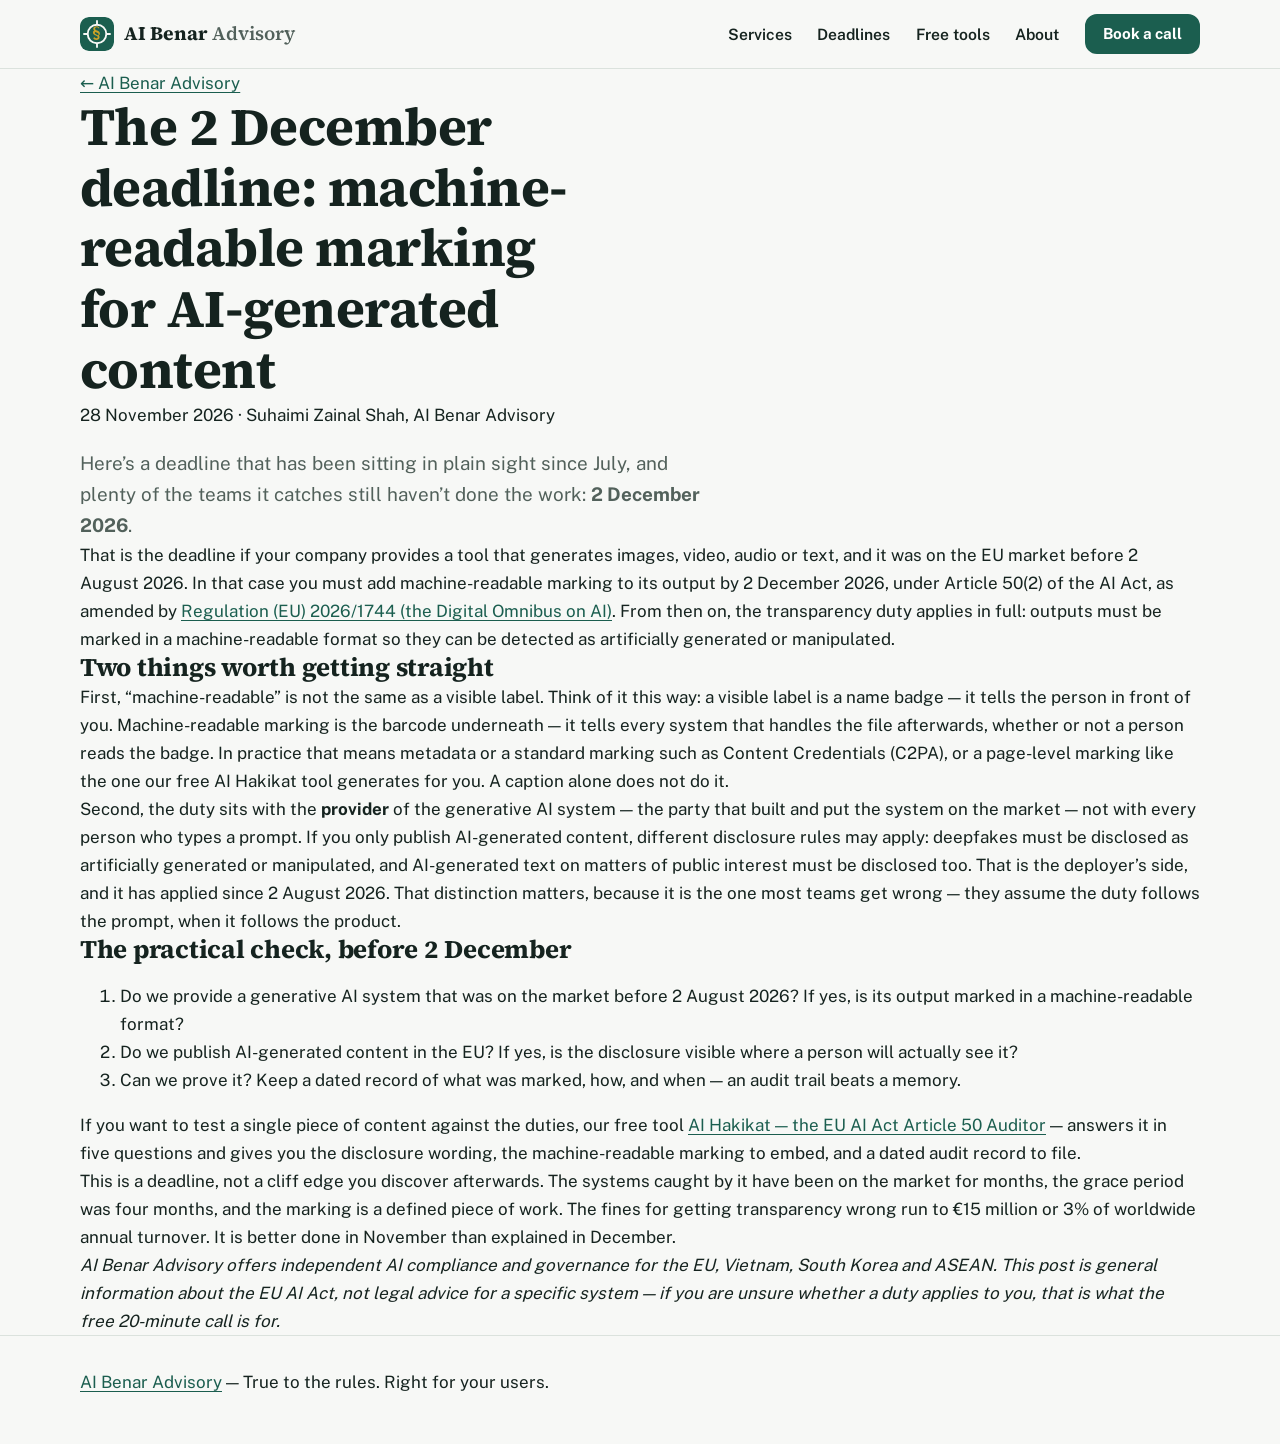
<file: blog/2-december-marking-duty.html>
<!doctype html>
<!--
  AI Benar Advisory blog post — READY TO PUBLISH
  Rewritten 28 November 2026 in Suhaimi's voice (human, critical, creative) from the
  publish-ready draft of 26 November 2026, after scanning the advisory homepage and the
  AI Hakikat tool page. All facts and links re-verified against those pages:
  - AI Hakikat link live: https://suhaimizainalshah.github.io/AI-Benar-Advisory/tools/article-50-labelling-helper.html
  - Article 50(2) grace period ends 2 December 2026; Digital Omnibus Regulation (EU) 2026/1744
  - Fines up to €15M or 3% of worldwide annual turnover (per the AI Hakikat page)
  - Free 20-minute call line KEPT (his call, 27 Nov). To drop it, delete the single
    paragraph marked "FREE-CALL LINE" below — nothing else changes.
  To publish: place this file at /blog/2-december-marking-duty.html in the advisory repo,
  add a link to it from the homepage, and open a branch + PR (never push straight to main).
  Publish 28–29 November 2026 so it is findable when people search for the deadline.
-->
<html lang="en-GB">
<head>
<meta charset="utf-8">
<meta name="viewport" content="width=device-width, initial-scale=1">
<title>The 2 December deadline: machine-readable marking for AI-generated content — AI Benar Advisory</title>
<meta name="description" content="The EU AI Act grace period ends 2 December 2026 for generative AI systems already on the market before 2 August 2026. From then, outputs must be marked in a machine-readable format. What that means, who it catches, and a three-question check.">
<meta name="theme-color" content="#1b5e4f">
<link rel="icon" href="../logo.svg" type="image/svg+xml">
<link rel="canonical" href="https://suhaimizainalshah.github.io/AI-Benar-Advisory/blog/2-december-marking-duty.html">
<meta property="og:title" content="The 2 December deadline: machine-readable marking for AI-generated content">
<meta property="og:description" content="Machine-readable marking is not a visible label. What the 2 December 2026 deadline catches, who it sits with, and a three-question check.">
<meta property="og:type" content="article">
<meta property="og:url" content="https://suhaimizainalshah.github.io/AI-Benar-Advisory/blog/2-december-marking-duty.html">
<meta property="og:image" content="https://suhaimizainalshah.github.io/AI-Benar-Advisory/logo.svg">
<link rel="stylesheet" href="../styles.css">
</head>
<body>
<a class="skip" href="#main">Skip to content</a>

<header class="site-head">
  <div class="wrap head-row">
    <a class="brand" href="../index.html" aria-label="AI Benar Advisory, home"><img src="../logo.svg" alt="" width="34" height="34"><span>AI Benar <em>Advisory</em></span></a>
    <nav aria-label="Main">
      <ul id="nav-list">
        <li><a href="../index.html#services">Services</a></li>
        <li><a href="../index.html#deadlines">Deadlines</a></li>
        <li><a href="../index.html#tools">Free tools</a></li>
        <li><a href="../index.html#about">About</a></li>
        <li><a class="btn small" href="../index.html#contact">Book a call</a></li>
      </ul>
    </nav>
  </div>
</header>

<main id="main">
  <article class="wrap">
    <p><a href="../index.html">&larr; AI Benar Advisory</a></p>
    <h1>The 2 December deadline: machine-readable marking for AI-generated content</h1>
    <p><time datetime="2026-11-28">28 November 2026</time> &middot; Suhaimi Zainal Shah, AI Benar Advisory</p>
    <p class="lede">Here&rsquo;s a deadline that has been sitting in plain sight since July, and plenty of the teams it catches still haven&rsquo;t done the work: <strong>2 December 2026</strong>.</p>

    <p>That is the deadline if your company provides a tool that generates images, video, audio or text, and it was on the EU market before 2 August 2026. In that case you must add machine-readable marking to its output by 2 December 2026, under Article 50(2) of the AI Act, as amended by <a href="https://eur-lex.europa.eu/eli/reg/2026/1744/oj/eng">Regulation (EU) 2026/1744 (the Digital Omnibus on AI)</a>. From then on, the transparency duty applies in full: outputs must be marked in a machine-readable format so they can be detected as artificially generated or manipulated.</p>

    <h2>Two things worth getting straight</h2>

    <p>First, &ldquo;machine-readable&rdquo; is not the same as a visible label. Think of it this way: a visible label is a name badge &mdash; it tells the person in front of you. Machine-readable marking is the barcode underneath &mdash; it tells every system that handles the file afterwards, whether or not a person reads the badge. In practice that means metadata or a standard marking such as Content Credentials (C2PA), or a page-level marking like the one our free AI Hakikat tool generates for you. A caption alone does not do it.</p>

    <p>Second, the duty sits with the <strong>provider</strong> of the generative AI system &mdash; the party that built and put the system on the market &mdash; not with every person who types a prompt. If you only publish AI-generated content, different disclosure rules may apply: deepfakes must be disclosed as artificially generated or manipulated, and AI-generated text on matters of public interest must be disclosed too. That is the deployer&rsquo;s side, and it has applied since 2 August 2026. That distinction matters, because it is the one most teams get wrong &mdash; they assume the duty follows the prompt, when it follows the product.</p>

    <h2>The practical check, before 2 December</h2>

    <ol>
      <li>Do we provide a generative AI system that was on the market before 2 August 2026? If yes, is its output marked in a machine-readable format?</li>
      <li>Do we publish AI-generated content in the EU? If yes, is the disclosure visible where a person will actually see it?</li>
      <li>Can we prove it? Keep a dated record of what was marked, how, and when &mdash; an audit trail beats a memory.</li>
    </ol>

    <p>If you want to test a single piece of content against the duties, our free tool <a href="https://suhaimizainalshah.github.io/AI-Benar-Advisory/tools/article-50-labelling-helper.html">AI Hakikat &mdash; the EU AI Act Article 50 Auditor</a> &mdash; answers it in five questions and gives you the disclosure wording, the machine-readable marking to embed, and a dated audit record to file.</p>

    <p>This is a deadline, not a cliff edge you discover afterwards. The systems caught by it have been on the market for months, the grace period was four months, and the marking is a defined piece of work. The fines for getting transparency wrong run to &euro;15 million or 3% of worldwide annual turnover. It is better done in November than explained in December.</p>

    <!-- FREE-CALL LINE: delete this paragraph to drop the free-call offer. -->
    <p><em>AI Benar Advisory offers independent AI compliance and governance for the EU, Vietnam, South Korea and ASEAN. This post is general information about the EU AI Act, not legal advice for a specific system &mdash; if you are unsure whether a duty applies to you, that is what the free 20-minute call is for.</em></p>
  </article>
</main>

<footer class="site-foot">
  <div class="wrap">
    <p><a href="../index.html">AI Benar Advisory</a> &mdash; True to the rules. Right for your users.</p>
  </div>
</footer>
</body>
</html>
</file>
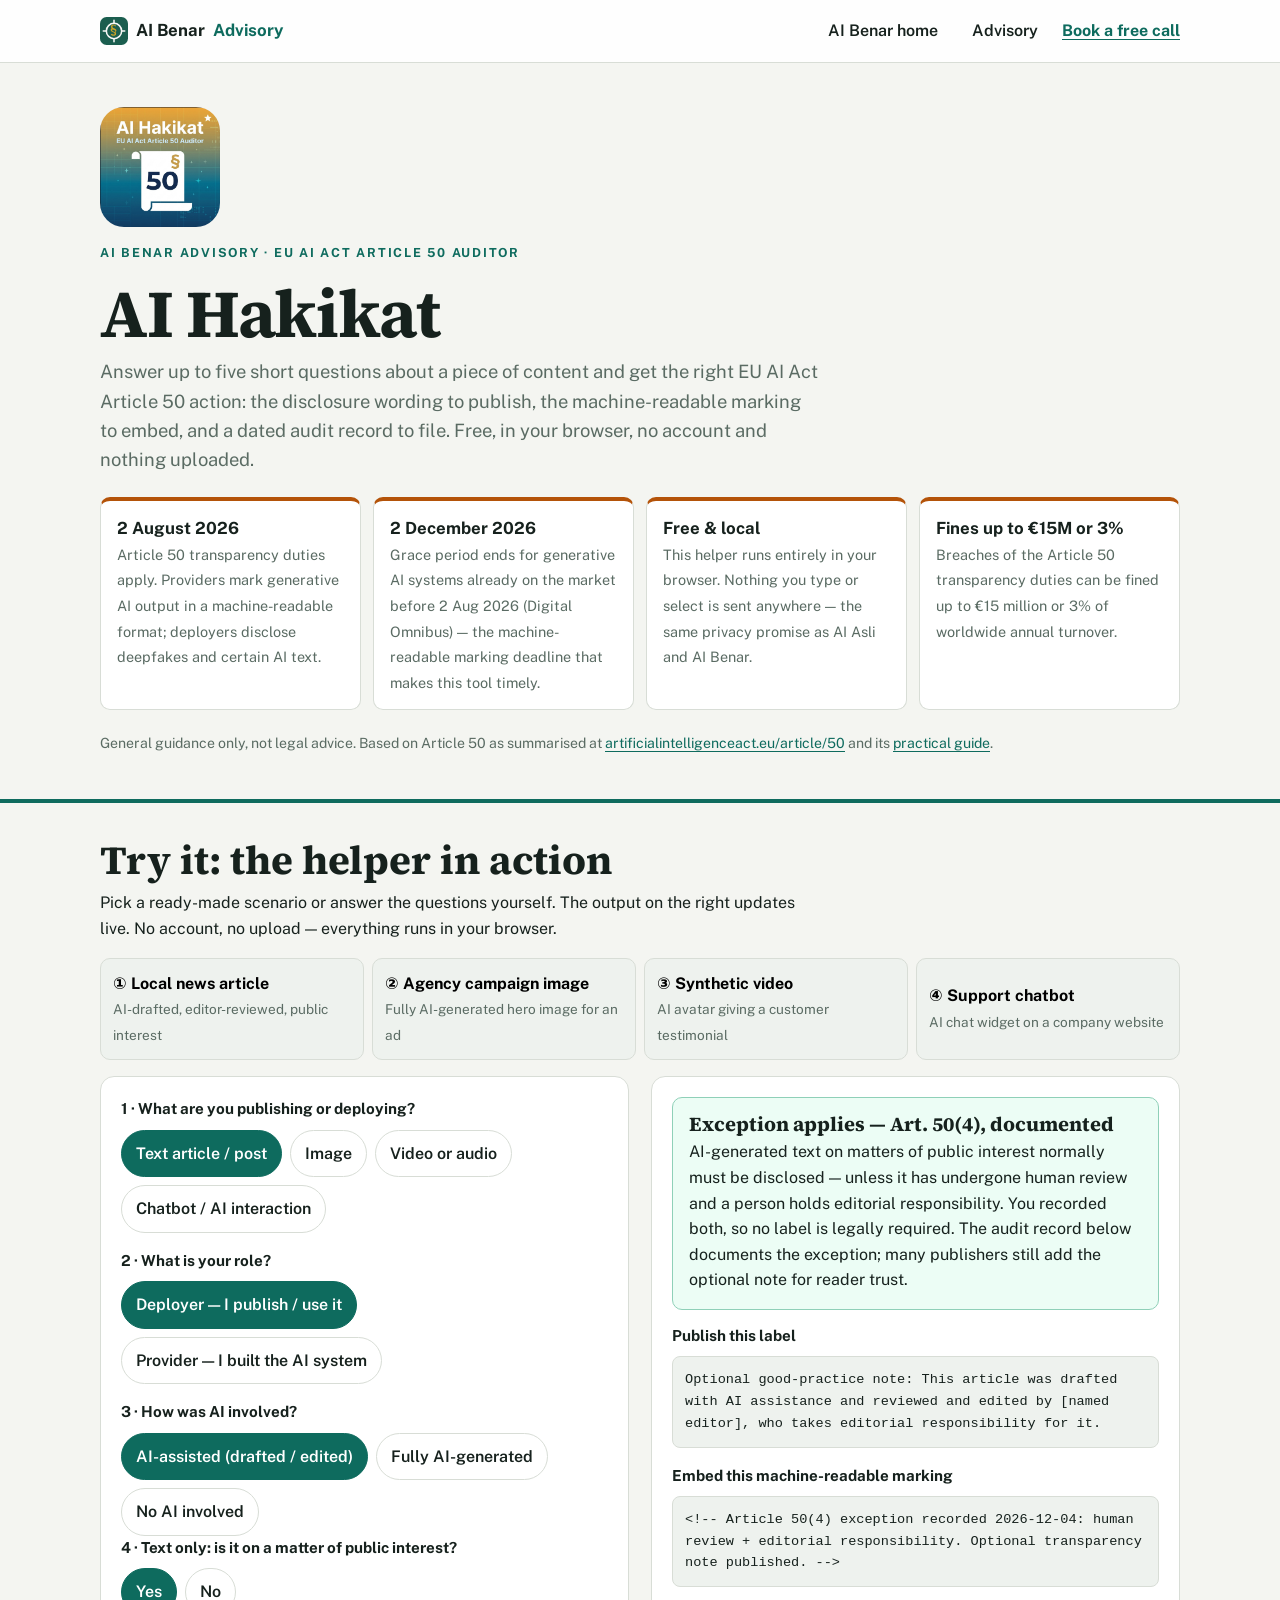
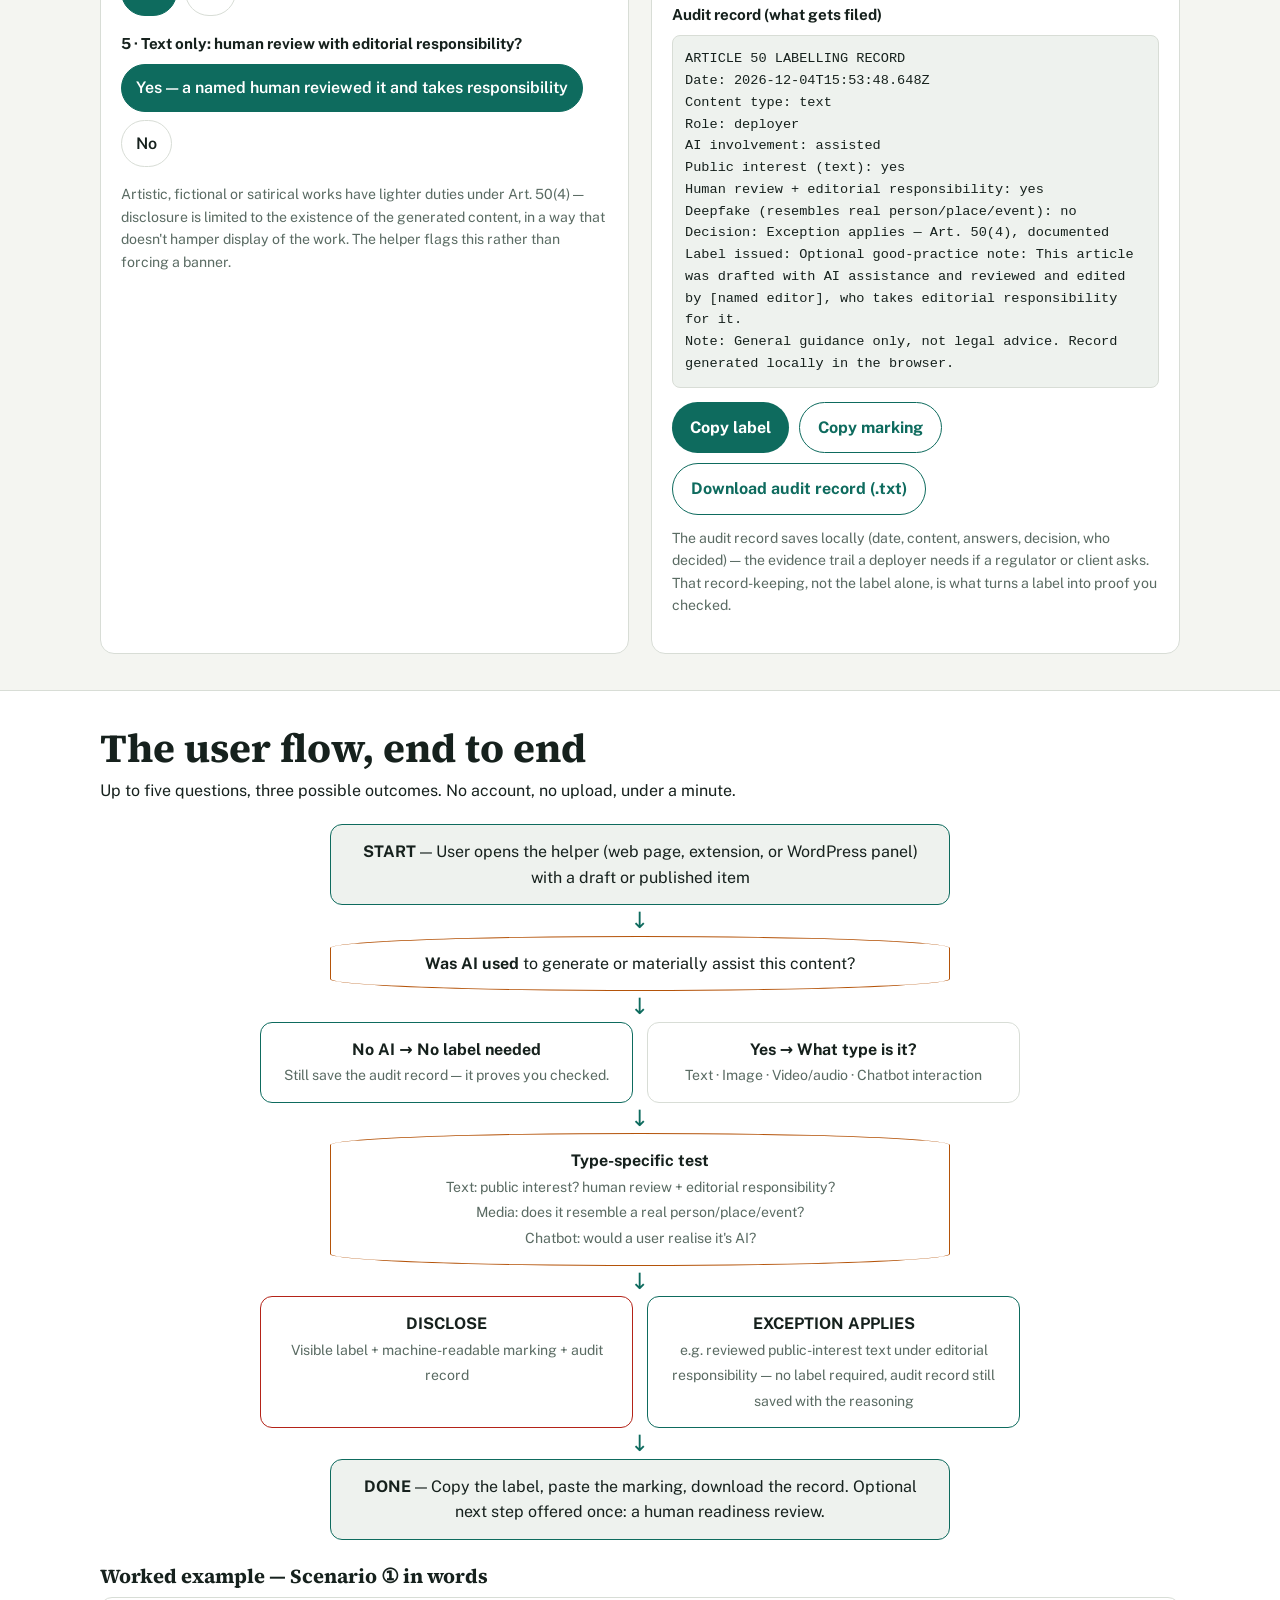
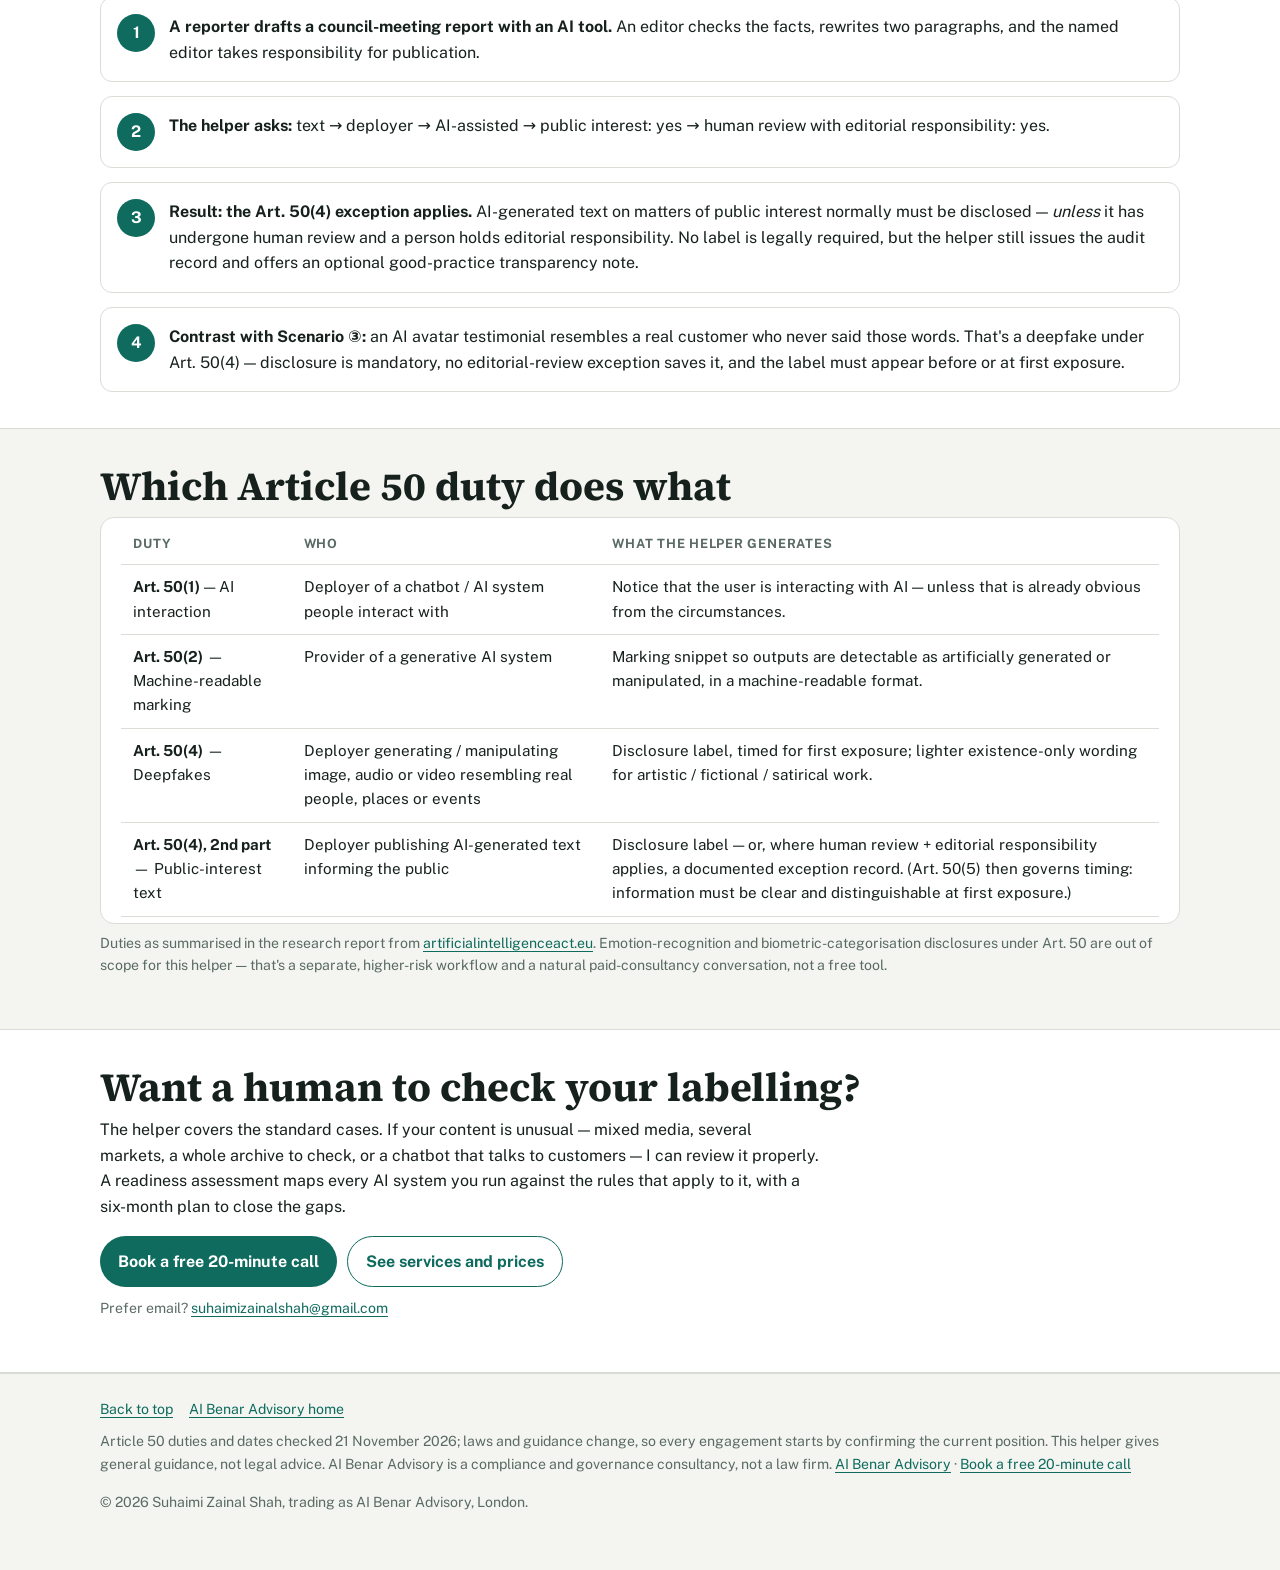
<file: tools/article-50-labelling-helper.html>
<!doctype html>
<html lang="en">
<head>
<meta charset="utf-8"/>
<meta name="viewport" content="width=device-width, initial-scale=1, viewport-fit=cover"/>
<meta name="color-scheme" content="light dark"/>
<link rel="icon" href="favicon.ico" sizes="any">
<link rel="icon" href="favicon.svg" type="image/svg+xml">
<link rel="apple-touch-icon" href="apple-touch-icon.png">
<title>AI Hakikat — EU AI Act Article 50 Auditor — AI Benar Advisory</title>
<meta name="description" content="AI Hakikat — EU AI Act Article 50 Auditor: answer five questions and get the right EU AI Act disclosure wording, the machine-readable marking to embed, and a dated audit record. Free, in your browser."/>
<meta property="og:title" content="AI Hakikat — EU AI Act Article 50 Auditor"/>
<meta property="og:description" content="Answer five questions and get the right EU AI Act Article 50 label, the machine-readable marking to embed, and a dated audit record — free, in your browser."/>
<meta property="og:type" content="website"/>
<meta property="og:url" content="https://aibenar.dev/AI-Benar-Advisory/tools/article-50-labelling-helper.html"/>
<meta property="og:image" content="https://aibenar.dev/AI-Benar-Advisory/assets/ai-hakikat-logo.jpg"/>
<link rel="canonical" href="https://aibenar.dev/AI-Benar-Advisory/tools/article-50-labelling-helper.html"/>

<style>
:root{
  --bg:#f4f5f1; --surface:#ffffff; --surface2:#eef2ee; --ink:#16211d; --muted:#5a6b63; --line:#d8ddd6;
  --teal:#0e6b5e; --teal-dark:#0a4f45; --amber:#b45309; --amber-bg:#fef3c7; --red:#b42318; --red-bg:#fef2f2;
  --green-bg:#ecfdf5; --radius:14px;
}
@media (prefers-color-scheme: dark){
  :root{ --bg:#111613; --surface:#1a211e; --surface2:#222b27; --ink:#edf2ee; --muted:#a8b8af; --line:#33413a; --teal:#3ec9b2; --teal-dark:#3ec9b2; --amber-bg:#3a2e12; --green-bg:#12332a; --red-bg:#3a1a18; }
}
*{box-sizing:border-box}
@font-face{font-family:"Source Serif 4";src:url(../fonts/source-serif-4-latin-600-normal.woff2) format("woff2");font-weight:600;font-display:swap}
@font-face{font-family:"Source Serif 4";src:url(../fonts/source-serif-4-latin-700-normal.woff2) format("woff2");font-weight:700;font-display:swap}
@font-face{font-family:"Public Sans";src:url(../fonts/public-sans-latin-400-normal.woff2) format("woff2");font-weight:400;font-display:swap}
@font-face{font-family:"Public Sans";src:url(../fonts/public-sans-latin-600-normal.woff2) format("woff2");font-weight:600;font-display:swap}
@font-face{font-family:"Public Sans";src:url(../fonts/public-sans-latin-700-normal.woff2) format("woff2");font-weight:700;font-display:swap}
.sitebar{position:sticky;top:0;z-index:30;border-bottom:1px solid var(--line);background:color-mix(in srgb,var(--surface) 90%,transparent);-webkit-backdrop-filter:blur(8px);backdrop-filter:blur(8px)}
.sitebar a.home{font-weight:600;color:var(--ink);text-decoration:none;padding:6px 10px;border-radius:8px}.sitebar a.home:hover{background:color-mix(in srgb,var(--teal) 10%,transparent)}
html{scroll-padding-top:64px}
.to-top{position:fixed;right:max(16px,env(safe-area-inset-right,0px) + 16px);bottom:max(16px,env(safe-area-inset-bottom,0px) + 16px);z-index:25;width:48px;height:48px;display:grid;place-items:center;border-radius:50%;background:var(--surface);color:var(--teal);border:1px solid var(--line);box-shadow:0 6px 20px -8px rgba(0,0,0,.35);text-decoration:none}
.to-top:hover{background:var(--teal);color:#fff}.to-top:focus-visible{outline:3px solid var(--amber);outline-offset:3px}.to-top[hidden]{display:none}
@media (prefers-reduced-motion:no-preference){.to-top:not([hidden]){animation:tt .2s ease}@keyframes tt{from{opacity:0;transform:translateY(6px)}}}
.foot-nav{display:flex;gap:16px;flex-wrap:wrap;margin:0 0 10px}
@media (max-width:520px){.sitebar a.home{display:none}}
@media print{.to-top{display:none!important}.sitebar{position:static}}
.sitebar .wrap{display:flex;align-items:center;gap:14px;padding-top:12px;padding-bottom:12px}
.sitebar a.brand{display:inline-flex;align-items:center;gap:8px;font-weight:800;color:var(--ink);text-decoration:none;font-size:1.05rem}
.sitebar a.brand em{font-style:normal;color:var(--teal)}
.sitebar .spacer{flex:1}
.sitebar a.call{font-weight:700;white-space:nowrap}
body{margin:0;font-family:"Public Sans",system-ui,sans-serif;background:var(--bg);color:var(--ink);line-height:1.6}
h1,h2,h3{font-family:"Source Serif 4",Georgia,serif;line-height:1.05;margin:0}
h1{font-size:clamp(2.2rem,6vw,4.2rem);font-weight:800;letter-spacing:-.02em}
h2{font-size:clamp(1.7rem,4vw,2.5rem);font-weight:800;margin-bottom:.6rem}
h3{font-size:1.25rem;font-weight:700}
p{margin:.5rem 0 1rem}
a{color:var(--teal);text-decoration:underline;text-underline-offset:3px}
.wrap{max-width:1120px;margin:0 auto;padding:0 20px}
.hero{padding:44px 0 28px;border-bottom:4px solid var(--teal)}
.tool-logo{width:120px;height:120px;border-radius:24px;display:block;margin-bottom:16px}
.eyebrow{font-size:.78rem;letter-spacing:.14em;text-transform:uppercase;font-weight:800;color:var(--teal)}
.lede{font-size:1.15rem;max-width:720px;color:var(--muted)}
.deadline{display:flex;flex-wrap:wrap;gap:12px;margin:22px 0}
.deadline div{flex:1 1 220px;background:var(--surface);border:1px solid var(--line);border-top:4px solid var(--amber);padding:14px 16px;border-radius:10px}
.deadline b{display:block;font-size:1.05rem}
.deadline span{font-size:.9rem;color:var(--muted)}
section{padding:36px 0}
.grid2{display:grid;grid-template-columns:1fr 1fr;gap:22px}
@media(max-width:820px){.grid2{grid-template-columns:1fr}}
.card{background:var(--surface);border:1px solid var(--line);border-radius:var(--radius);padding:20px}
label{font-weight:700;display:block;margin:16px 0 8px;font-size:.95rem}
label:first-child{margin-top:0}
.options{display:flex;flex-wrap:wrap;gap:8px}
.opt{border:1.5px solid var(--line);background:var(--surface);color:var(--ink);padding:10px 14px;border-radius:999px;cursor:pointer;font:inherit;font-weight:600;min-height:44px}
.opt[aria-pressed="true"]{background:var(--teal);color:#fff;border-color:var(--teal)}
.presets{display:flex;flex-wrap:wrap;gap:8px;margin-bottom:16px}
.preset{flex:1 1 180px;text-align:left;background:var(--surface2);border:1px solid var(--line);border-radius:10px;padding:12px;cursor:pointer;font:inherit;min-height:52px}
.preset b{display:block}
.preset span{font-size:.85rem;color:var(--muted)}
.verdict{border-radius:10px;padding:16px;margin-bottom:14px}
.verdict.must{background:var(--red-bg);border:1px solid #f0b8b2}
.verdict.should{background:var(--amber-bg);border:1px solid #e5c07a}
.verdict.none{background:var(--green-bg);border:1px solid #8fd0b8}
.verdict h3{margin-bottom:4px}
.mono{font-family:ui-monospace,"SF Mono",Menlo,Consolas,monospace;font-size:.85rem;background:var(--surface2);border:1px solid var(--line);border-radius:8px;padding:12px;white-space:pre-wrap;word-break:break-word}
.btn{display:inline-flex;align-items:center;justify-content:center;gap:8px;background:var(--teal);color:#fff;border:0;padding:12px 18px;border-radius:999px;font:inherit;font-weight:700;cursor:pointer;min-height:48px;text-decoration:none}
.btn.secondary{background:transparent;color:var(--teal);border:1.5px solid var(--teal)}
.btnrow{display:flex;flex-wrap:wrap;gap:10px;margin-top:14px}
.flow{display:flex;flex-direction:column;gap:0;align-items:center;margin:20px 0}
.fbox{width:min(620px,100%);background:var(--surface);border:1.5px solid var(--line);border-radius:12px;padding:14px 18px;text-align:center}
.fbox.start{border-color:var(--teal);background:var(--surface2)}
.fbox.decision{border-radius:50%/12px;border-color:var(--amber)}
.fbox.end-must{border-color:var(--red)} .fbox.end-ok{border-color:var(--teal)}
.arrow{font-size:1.4rem;color:var(--teal);line-height:1;padding:4px}
.branch{display:grid;grid-template-columns:1fr 1fr;gap:14px;width:min(760px,100%)}
@media(max-width:640px){.branch{grid-template-columns:1fr}}
table{width:100%;border-collapse:collapse;font-size:.95rem}
th,td{text-align:left;padding:10px 12px;border-bottom:1px solid var(--line);vertical-align:top}
th{font-size:.8rem;text-transform:uppercase;letter-spacing:.06em;color:var(--muted)}
.price{font-weight:800;color:var(--teal-dark);white-space:nowrap}
.tag{display:inline-block;font-size:.75rem;font-weight:800;letter-spacing:.05em;text-transform:uppercase;padding:3px 8px;border-radius:999px;background:var(--surface2);border:1px solid var(--line)}
.rec{background:var(--teal);color:#fff;border-radius:var(--radius);padding:24px}
.rec h2,.rec p{color:#fff} .rec a{color:#fff}
.steps{counter-reset:s;display:grid;gap:14px}
.step{display:flex;gap:14px;background:var(--surface);border:1px solid var(--line);border-radius:12px;padding:16px}
.step::before{counter-increment:s;content:counter(s);flex:0 0 38px;height:38px;border-radius:50%;background:var(--teal);color:#fff;display:grid;place-items:center;font-weight:800}
.small{font-size:.88rem;color:var(--muted)}
footer{border-top:1px solid var(--line);padding:24px 0 40px}
.toast{position:fixed;left:50%;transform:translateX(-50%);bottom:20px;background:var(--ink);color:var(--bg);padding:10px 18px;border-radius:999px;font-weight:700;opacity:0;pointer-events:none;transition:.25s}
.toast.show{opacity:1}
@media(max-width:640px){th,td{padding:8px 6px;font-size:.85rem;word-break:break-word}.card{overflow:hidden}}
@media (prefers-reduced-motion: reduce){*{transition:none!important}}

/* Dark mode: the teal is brighter there, so text on teal turns dark to keep at least 4.5:1 contrast */
@media (prefers-color-scheme: dark){.opt[aria-pressed="true"],.btn,.rec,.step::before,.to-top:hover{color:#06201b}.rec a{color:#06201b}}
</style>
</head>
<body id="top">
<div class="sitebar"><div class="wrap"><a class="brand" href="https://aibenar.dev" aria-label="AI Benar home"><img src="../logo.svg" alt="" width="28" height="28">AI Benar <em>Advisory</em></a><span class="spacer"></span><a class="home" href="../index.html">AI Benar home</a><a class="home" href="../index.html">Advisory</a><a class="call" href="../index.html#contact">Book a free call</a></div></div>
<header class="hero"><div class="wrap">
<img src="../assets/ai-hakikat-logo.jpg" class="tool-logo" alt="AI Hakikat logo" width="120" height="120">
<p class="eyebrow">AI Benar Advisory · EU AI Act Article 50 Auditor</p>
<h1>AI Hakikat</h1>
<p class="lede">Answer up to five short questions about a piece of content and get the right EU AI Act Article 50 action: the disclosure wording to publish, the machine-readable marking to embed, and a dated audit record to file. Free, in your browser, no account and nothing uploaded.</p>
<div class="deadline">
<div><b>2 August 2026</b><span>Article 50 transparency duties apply. Providers mark generative AI output in a machine-readable format; deployers disclose deepfakes and certain AI text.</span></div>
<div><b>2 December 2026</b><span>Grace period ends for generative AI systems already on the market before 2 Aug 2026 (Digital Omnibus) — the machine-readable marking deadline that makes this tool timely.</span></div>
<div><b>Free &amp; local</b><span>This helper runs entirely in your browser. Nothing you type or select is sent anywhere — the same privacy promise as AI Asli and AI Benar.</span></div>
<div><b>Fines up to €15M or 3%</b><span>Breaches of the Article 50 transparency duties can be fined up to €15 million or 3% of worldwide annual turnover.</span></div>
</div>
<p class="small">General guidance only, not legal advice. Based on Article 50 as summarised at <a href="https://artificialintelligenceact.eu/article/50/">artificialintelligenceact.eu/article/50</a> and its <a href="https://artificialintelligenceact.eu/transparency-rules-article-50/">practical guide</a>.</p>
</div></header>

<main>
<!-- DEMO -->
<section id="demo"><div class="wrap">
<h2>Try it: the helper in action</h2>
<p style="max-width:720px">Pick a ready-made scenario or answer the questions yourself. The output on the right updates live. No account, no upload — everything runs in your browser.</p>

<div class="presets" role="group" aria-label="Sample scenarios">
<button class="preset" data-preset="news"><b>① Local news article</b><span>AI-drafted, editor-reviewed, public interest</span></button>
<button class="preset" data-preset="agency"><b>② Agency campaign image</b><span>Fully AI-generated hero image for an ad</span></button>
<button class="preset" data-preset="video"><b>③ Synthetic video</b><span>AI avatar giving a customer testimonial</span></button>
<button class="preset" data-preset="chatbot"><b>④ Support chatbot</b><span>AI chat widget on a company website</span></button>
</div>

<div class="grid2">
<div class="card">
<label>1 · What are you publishing or deploying?</label>
<div class="options" data-q="type">
<button class="opt" data-v="text" aria-pressed="true">Text article / post</button>
<button class="opt" data-v="image" aria-pressed="false">Image</button>
<button class="opt" data-v="video" aria-pressed="false">Video or audio</button>
<button class="opt" data-v="chatbot" aria-pressed="false">Chatbot / AI interaction</button>
</div>
<label>2 · What is your role?</label>
<div class="options" data-q="role">
<button class="opt" data-v="deployer" aria-pressed="true">Deployer — I publish / use it</button>
<button class="opt" data-v="provider" aria-pressed="false">Provider — I built the AI system</button>
</div>
<label>3 · How was AI involved?</label>
<div class="options" data-q="ai">
<button class="opt" data-v="assisted" aria-pressed="true">AI-assisted (drafted / edited)</button>
<button class="opt" data-v="generated" aria-pressed="false">Fully AI-generated</button>
<button class="opt" data-v="none" aria-pressed="false">No AI involved</button>
</div>
<div id="extraText">
<label>4 · Text only: is it on a matter of public interest?</label>
<div class="options" data-q="pubint">
<button class="opt" data-v="yes" aria-pressed="true">Yes</button>
<button class="opt" data-v="no" aria-pressed="false">No</button>
</div>
<label>5 · Text only: human review with editorial responsibility?</label>
<div class="options" data-q="review">
<button class="opt" data-v="yes" aria-pressed="true">Yes — a named human reviewed it and takes responsibility</button>
<button class="opt" data-v="no" aria-pressed="false">No</button>
</div>
</div>
<div id="extraMedia" hidden>
<label>4 · Media only: does it look like a real person, place or event (a deepfake)?</label>
<div class="options" data-q="deepfake">
<button class="opt" data-v="yes" aria-pressed="false">Yes</button>
<button class="opt" data-v="no" aria-pressed="true">No — clearly synthetic / illustrative</button>
</div>
</div>
<p class="small" style="margin-top:16px">Artistic, fictional or satirical works have lighter duties under Art. 50(4) — disclosure is limited to the existence of the generated content, in a way that doesn't hamper display of the work. The helper flags this rather than forcing a banner.</p>
</div>

<div class="card" aria-live="polite">
<div class="verdict should" id="verdictBox"><h3 id="verdictTitle">—</h3><p id="verdictBody" style="margin:0"></p></div>
<label style="margin-top:4px">Publish this label</label>
<div class="mono" id="labelOut"></div>
<label>Embed this machine-readable marking</label>
<div class="mono" id="codeOut"></div>
<label>Audit record (what gets filed)</label>
<div class="mono" id="auditOut"></div>
<div class="btnrow">
<button class="btn" id="copyLabel">Copy label</button>
<button class="btn secondary" id="copyCode">Copy marking</button>
<button class="btn secondary" id="downloadAudit">Download audit record (.txt)</button>
</div>
<p class="small" style="margin-top:12px">The audit record saves locally (date, content, answers, decision, who decided) — the evidence trail a deployer needs if a regulator or client asks. That record-keeping, not the label alone, is what turns a label into proof you checked.</p>
</div>
</div>
</div></section>

<!-- FLOWCHART -->
<section style="background:var(--surface);border-block:1px solid var(--line)"><div class="wrap">
<h2>The user flow, end to end</h2>
<p style="max-width:700px">Up to five questions, three possible outcomes. No account, no upload, under a minute.</p>
<div class="flow">
<div class="fbox start"><b>START</b> — User opens the helper (web page, extension, or WordPress panel) with a draft or published item</div><div class="arrow">↓</div>
<div class="fbox decision"><b>Was AI used</b> to generate or materially assist this content?</div><div class="arrow">↓</div>
<div class="branch">
<div class="fbox end-ok"><b>No AI → No label needed</b><br><span class="small">Still save the audit record — it proves you checked.</span></div>
<div class="fbox"><b>Yes → What type is it?</b><br><span class="small">Text · Image · Video/audio · Chatbot interaction</span></div>
</div><div class="arrow">↓</div>
<div class="fbox decision"><b>Type-specific test</b><br><span class="small">Text: public interest? human review + editorial responsibility?<br>Media: does it resemble a real person/place/event?<br>Chatbot: would a user realise it's AI?</span></div><div class="arrow">↓</div>
<div class="branch">
<div class="fbox end-must"><b>DISCLOSE</b><br><span class="small">Visible label + machine-readable marking + audit record</span></div>
<div class="fbox end-ok"><b>EXCEPTION APPLIES</b><br><span class="small">e.g. reviewed public-interest text under editorial responsibility — no label required, audit record still saved with the reasoning</span></div>
</div><div class="arrow">↓</div>
<div class="fbox start"><b>DONE</b> — Copy the label, paste the marking, download the record. Optional next step offered once: a human readiness review.</div>
</div>

<h3 style="margin:26px 0 10px">Worked example — Scenario ① in words</h3>
<div class="steps">
<div class="step"><div><b>A reporter drafts a council-meeting report with an AI tool.</b> An editor checks the facts, rewrites two paragraphs, and the named editor takes responsibility for publication.</div></div>
<div class="step"><div><b>The helper asks:</b> text → deployer → AI-assisted → public interest: yes → human review with editorial responsibility: yes.</div></div>
<div class="step"><div><b>Result: the Art. 50(4) exception applies.</b> AI-generated text on matters of public interest normally must be disclosed — <em>unless</em> it has undergone human review and a person holds editorial responsibility. No label is legally required, but the helper still issues the audit record and offers an optional good-practice transparency note.</div></div>
<div class="step"><div><b>Contrast with Scenario ③:</b> an AI avatar testimonial resembles a real customer who never said those words. That's a deepfake under Art. 50(4) — disclosure is mandatory, no editorial-review exception saves it, and the label must appear before or at first exposure.</div></div>
</div>
</div></section>

<!-- WHAT IT COVERS -->
<section><div class="wrap">
<h2>Which Article 50 duty does what</h2>
<div class="card" style="padding:6px 20px;overflow-x:auto">
<table>
<tr><th>Duty</th><th>Who</th><th>What the helper generates</th></tr>
<tr><td><b>Art. 50(1)</b> — AI interaction</td><td>Deployer of a chatbot / AI system people interact with</td><td>Notice that the user is interacting with AI — unless that is already obvious from the circumstances.</td></tr>
<tr><td><b>Art. 50(2)</b> — Machine-readable marking</td><td>Provider of a generative AI system</td><td>Marking snippet so outputs are detectable as artificially generated or manipulated, in a machine-readable format.</td></tr>
<tr><td><b>Art. 50(4)</b> — Deepfakes</td><td>Deployer generating / manipulating image, audio or video resembling real people, places or events</td><td>Disclosure label, timed for first exposure; lighter existence-only wording for artistic / fictional / satirical work.</td></tr>
<tr><td><b>Art. 50(4), 2nd part</b> — Public-interest text</td><td>Deployer publishing AI-generated text informing the public</td><td>Disclosure label — or, where human review + editorial responsibility applies, a documented exception record. (Art. 50(5) then governs timing: information must be clear and distinguishable at first exposure.)</td></tr>
</table>
</div>
<p class="small">Duties as summarised in the research report from <a href="https://artificialintelligenceact.eu/article/50/">artificialintelligenceact.eu</a>. Emotion-recognition and biometric-categorisation disclosures under Art. 50 are out of scope for this helper — that's a separate, higher-risk workflow and a natural paid-consultancy conversation, not a free tool.</p>
</div></section>

<section style="background:var(--surface);border-block:1px solid var(--line)"><div class="wrap">
<h2>Want a human to check your labelling?</h2>
<p style="max-width:720px">The helper covers the standard cases. If your content is unusual — mixed media, several markets, a whole archive to check, or a chatbot that talks to customers — I can review it properly. A readiness assessment maps every AI system you run against the rules that apply to it, with a six-month plan to close the gaps.</p>
<div class="btnrow"><a class="btn" href="../index.html#contact">Book a free 20-minute call</a><a class="btn secondary" href="../index.html#services">See services and prices</a></div>
<p class="small" style="margin-top:10px">Prefer email? <a href="mailto:suhaimizainalshah@gmail.com">suhaimizainalshah@gmail.com</a></p>
</div></section>
</main>

<footer><div class="wrap">
  <nav class="foot-nav small" aria-label="Page"><a href="#top" class="to-top-link">Back to top</a><a href="../index.html">AI Benar Advisory home</a></nav>
<p class="small">Article 50 duties and dates checked 21 November 2026; laws and guidance change, so every engagement starts by confirming the current position. This helper gives general guidance, not legal advice. AI Benar Advisory is a compliance and governance consultancy, not a law firm. <a href="../index.html">AI Benar Advisory</a> · <a href="../index.html#contact">Book a free 20-minute call</a></p>
<p class="small">© 2026 Suhaimi Zainal Shah, trading as AI Benar Advisory, London.</p>
</div></footer>
<a href="#top" class="to-top" id="toTop" aria-label="Back to top" title="Back to top" hidden><svg viewBox="0 0 24 24" width="22" height="22" aria-hidden="true" fill="none" stroke="currentColor" stroke-width="2.2" stroke-linecap="round" stroke-linejoin="round"><path d="M12 19V5M5 12l7-7 7 7"/></svg></a>
<script>
/* Back to top: appears after about one screen of scrolling; moves focus to the top bar for keyboard users */
(function(){var b=document.getElementById("toTop");if(!b)return;function sync(){b.hidden=scrollY<innerHeight*1.1}addEventListener("scroll",sync,{passive:true});sync();
document.querySelectorAll('a[href="#top"]').forEach(function(a){a.addEventListener("click",function(e){e.preventDefault();scrollTo({top:0,behavior:matchMedia("(prefers-reduced-motion: reduce)").matches?"auto":"smooth"});var t=document.querySelector(".sitebar a.brand");if(t)t.focus({preventScroll:true});history.replaceState(null,"",location.pathname+location.search)})})})();
</script>
<div class="toast" id="toast">Copied</div>

<script>
var state={type:'text',role:'deployer',ai:'assisted',pubint:'yes',review:'yes',deepfake:'no'};
var presets={
 news:{type:'text',role:'deployer',ai:'assisted',pubint:'yes',review:'yes',deepfake:'no'},
 agency:{type:'image',role:'deployer',ai:'generated',pubint:'yes',review:'yes',deepfake:'no'},
 video:{type:'video',role:'deployer',ai:'generated',pubint:'yes',review:'yes',deepfake:'yes'},
 chatbot:{type:'chatbot',role:'deployer',ai:'generated',pubint:'yes',review:'yes',deepfake:'no'}
};
function syncUI(){
  document.querySelectorAll('.options').forEach(function(g){
    var q=g.getAttribute('data-q');
    g.querySelectorAll('.opt').forEach(function(b){ b.setAttribute('aria-pressed', b.getAttribute('data-v')===state[q] ? 'true':'false'); });
  });
  document.getElementById('extraText').hidden = state.type!=='text';
  document.getElementById('extraMedia').hidden = !(state.type==='image'||state.type==='video');
  render();
}
function decide(){
  var now=new Date().toISOString().slice(0,10);
  var r={level:'none',title:'',body:'',label:'',code:''};
  if(state.ai==='none'){
    r={level:'none',title:'No label required — but keep the record',body:'You have recorded that no AI was involved. Article 50 labelling duties are not triggered. The audit record below is your evidence that the question was asked and answered.',label:'No label to publish.',code:'<!-- No Article 50 marking required: no AI involvement recorded on '+now+' -->'};
  } else if(state.type==='chatbot'){
    r={level:'must',title:'Disclose the AI interaction — Art. 50(1)',body:'People interacting with an AI system must be informed they are doing so, unless it is obvious from the context. A chat widget is rarely obvious enough — disclose at the start of the interaction.',label:'You are chatting with an AI assistant. A human can take over at any time — just ask.',code:'<div role="note" data-ai-disclosure="article-50-1">You are interacting with an AI system.</div>'};
  } else if(state.role==='provider'){
    r={level:'must',title:'Mark the output — Art. 50(2)',body:'Providers of generative AI systems must ensure outputs are marked in a machine-readable format, detectable as artificially generated or manipulated. The visible label helps users; the embedded marking is the legal duty.',label:'This content was generated by AI.',code:'<meta name="ai-generated" content="true">\n<script type="application/ld+json">{"@context":"https://schema.org","@type":"CreativeWork","isBasedOn":"AI-generated output","aiDisclosure":"Article 50(2) machine-readable marking","dateCreated":"'+now+'"}</'+'script>'};
  } else if((state.type==='image'||state.type==='video') && state.deepfake==='yes'){
    r={level:'must',title:'Disclose the deepfake — Art. 50(4)',body:'This content resembles a real person, place or event but was artificially generated or manipulated. Disclosure is mandatory and should reach the audience at first exposure — before or as the content plays or appears, not buried in credits.',label: state.type==='video' ? 'This video features an AI-generated person. The words spoken were not said by a real customer.' : 'This image was artificially generated and does not depict a real person or event.',code:'<figure data-ai-disclosure="article-50-4-deepfake">\n  <!-- Visible caption carries the same disclosure -->\n  <figcaption>AI-generated — not a real person or event.</figcaption>\n</figure>'};
  } else if(state.type==='text' && state.pubint==='yes' && state.review==='yes' && state.ai!=='none'){
    r={level:'none',title:'Exception applies — Art. 50(4), documented',body:'AI-generated text on matters of public interest normally must be disclosed — unless it has undergone human review and a person holds editorial responsibility. You recorded both, so no label is legally required. The audit record below documents the exception; many publishers still add the optional note for reader trust.',label:'Optional good-practice note: This article was drafted with AI assistance and reviewed and edited by [named editor], who takes editorial responsibility for it.',code:'<!-- Article 50(4) exception recorded '+now+': human review + editorial responsibility. Optional transparency note published. -->'};
  } else if(state.type==='text' && state.pubint==='yes'){
    r={level:'must',title:'Disclose the AI text — Art. 50(4)',body:'This is AI-generated or AI-assisted text published to inform the public on a matter of public interest, without the human-review / editorial-responsibility exception. Disclosure is required.',label:'This article was generated with the assistance of AI and was not subject to full human editorial review.',code:'<p data-ai-disclosure="article-50-4-text">This text was generated with AI assistance.</p>'};
  } else if(state.type==='image'||state.type==='video'){
    r={level:'should',title:'Label it — Art. 50(2)/(4) good practice',body:'This AI-generated media does not purport to be a real person, place or event, so the deepfake duty is not triggered in its strict form. A clear label is still the safe, trust-building default — and if you are the provider, machine-readable marking under Art. 50(2) applies to the output itself.',label: state.type==='image' ? 'Image created with AI.' : 'This media was created with AI.',code:'<meta name="ai-generated" content="true">\n<!-- IPTC DigitalSourceType: trainedAlgorithmicMedia -->'};
  } else {
    r={level:'should',title:'Label recommended',body:'This AI-assisted content falls outside the strict public-interest text duty, but a short transparency note is low-cost, matches the direction of the rules, and protects you if the content is republished in a public-interest context.',label:'Created with AI assistance.',code:'<p data-ai-disclosure="voluntary">Created with AI assistance.</p>'};
  }
  return r;
}
function render(){
  var r=decide();
  var box=document.getElementById('verdictBox');
  box.className='verdict '+r.level;
  document.getElementById('verdictTitle').textContent=r.title;
  document.getElementById('verdictBody').textContent=r.body;
  document.getElementById('labelOut').textContent=r.label;
  document.getElementById('codeOut').textContent=r.code;
  var audit='ARTICLE 50 LABELLING RECORD\nDate: '+new Date().toISOString()+'\nContent type: '+state.type+'\nRole: '+state.role+'\nAI involvement: '+state.ai+'\nPublic interest (text): '+state.pubint+'\nHuman review + editorial responsibility: '+state.review+'\nDeepfake (resembles real person/place/event): '+state.deepfake+'\nDecision: '+r.title+'\nLabel issued: '+r.label+'\nNote: General guidance only, not legal advice. Record generated locally in the browser.';
  document.getElementById('auditOut').textContent=audit;
  box._audit=audit; box._label=r.label; box._code=r.code;
}
document.querySelectorAll('.options').forEach(function(g){
  g.addEventListener('click',function(e){
    var b=e.target.closest('.opt'); if(!b) return;
    state[g.getAttribute('data-q')]=b.getAttribute('data-v'); syncUI();
  });
});
document.querySelectorAll('.preset').forEach(function(p){
  p.addEventListener('click',function(){ state=Object.assign({},presets[p.getAttribute('data-preset')]); syncUI(); document.getElementById('demo').scrollIntoView({behavior:'smooth'}); });
});
function toast(msg){ var t=document.getElementById('toast'); t.textContent=msg; t.classList.add('show'); setTimeout(function(){t.classList.remove('show')},1600); }
function copyText(txt,msg){
  if(navigator.clipboard&&navigator.clipboard.writeText){ navigator.clipboard.writeText(txt).then(function(){toast(msg)}); }
  else{ var ta=document.createElement('textarea'); ta.value=txt; document.body.appendChild(ta); ta.select(); document.execCommand('copy'); ta.remove(); toast(msg); }
}
document.getElementById('copyLabel').addEventListener('click',function(){ copyText(document.getElementById('verdictBox')._label,'Label copied'); });
document.getElementById('copyCode').addEventListener('click',function(){ copyText(document.getElementById('verdictBox')._code,'Marking copied'); });
document.getElementById('downloadAudit').addEventListener('click',function(){
  var blob=new Blob([document.getElementById('verdictBox')._audit],{type:'text/plain'});
  var a=document.createElement('a'); a.href=URL.createObjectURL(blob); a.download='article-50-audit-record.txt'; a.click(); URL.revokeObjectURL(a.href); toast('Audit record downloaded');
});
syncUI();
</script>
<script>/* Anonymous visit counting with GoatCounter: no cookies, no personal data, and nothing at all if the browser sends Do Not Track or Global Privacy Control. */
(function () { if (navigator.doNotTrack === '1' || window.doNotTrack === '1' || navigator.globalPrivacyControl || !/^https?:$/.test(location.protocol)) return;
  var s = document.createElement('script'); s.async = true; s.src = 'https://gc.zgo.at/count.js'; s.setAttribute('data-goatcounter', 'https://suhaimizs.goatcounter.com/count'); document.head.appendChild(s); })();</script>
</body>
</html>
</file>
<file: styles.css>
/* AI Benar Advisory: civic ledger design.
   Tokens first, then layout, then components. No frameworks, no external requests. */
@font-face { font-family: "Source Serif 4"; src: url(fonts/source-serif-4-latin-600-normal.woff2) format("woff2"); font-weight: 600; font-display: swap; }
@font-face { font-family: "Source Serif 4"; src: url(fonts/source-serif-4-latin-700-normal.woff2) format("woff2"); font-weight: 700; font-display: swap; }
@font-face { font-family: "Public Sans"; src: url(fonts/public-sans-latin-400-normal.woff2) format("woff2"); font-weight: 400; font-display: swap; }
@font-face { font-family: "Public Sans"; src: url(fonts/public-sans-latin-600-normal.woff2) format("woff2"); font-weight: 600; font-display: swap; }
@font-face { font-family: "Public Sans"; src: url(fonts/public-sans-latin-700-normal.woff2) format("woff2"); font-weight: 700; font-display: swap; }

:root {
  --paper: #f7f8f6; --surface: #ffffff; --band: #eef1ee; --ink: #15231f; --muted: #52615b; --line: #dbe2dd;
  --ledger: #1b5e4f; --ledger-ink: #ffffff; --brass: #c9a227; --brass-soft: #f3ead0; --focus: #c9a227;
  --serif: "Source Serif 4", Georgia, "Times New Roman", serif;
  --sans: "Public Sans", system-ui, -apple-system, "Segoe UI", sans-serif;
  --step-0: 1.0625rem; --step-1: 1.25rem; --step-2: 1.6rem; --step-3: clamp(2.1rem, 4.2vw, 3.3rem);
  --radius: 14px; --wrap: 1120px;
  color-scheme: light;
}
@media (prefers-color-scheme: dark) {
  :root { --paper: #0f1714; --surface: #15201c; --band: #121c18; --ink: #ecf2ef; --muted: #a3b3ac; --line: #26342e;
    --ledger: #63c3a9; --ledger-ink: #0b1511; --brass: #e2c15a; --brass-soft: #2c2816; color-scheme: dark; }
}

*, *::before, *::after { box-sizing: border-box; }
html { scroll-behavior: smooth; -webkit-text-size-adjust: 100%; }
body { margin: 0; background: var(--paper); color: var(--ink); font: 400 var(--step-0)/1.65 var(--sans); -webkit-font-smoothing: antialiased; text-rendering: optimizeLegibility; }
img { max-width: 100%; display: block; }
a { color: var(--ledger); text-underline-offset: 3px; }
:focus-visible { outline: 3px solid var(--focus); outline-offset: 3px; border-radius: 6px; }
[hidden] { display: none !important; }
h1, h2, h3 { font-family: var(--serif); color: var(--ink); line-height: 1.15; letter-spacing: -0.01em; margin: 0; }
h1 { font-size: var(--step-3); font-weight: 700; max-width: 18ch; }
h2 { font-size: var(--step-2); font-weight: 700; }
h3 { font-size: var(--step-1); font-weight: 600; }
p { margin: 0; }

.skip { position: absolute; left: 1rem; top: -4rem; padding: .6rem 1rem; background: var(--ink); color: var(--paper); border-radius: 8px; z-index: 20; }
.skip:focus { top: 1rem; }
.wrap { width: min(var(--wrap), 100% - 2.5rem); margin-inline: auto; }
.narrow { max-width: 760px; }
section { padding: clamp(3.5rem, 7vw, 6rem) 0; }
.band { background: var(--band); }
.section-lede { color: var(--muted); max-width: 62ch; margin: .6rem 0 2rem; }
.fine { color: var(--muted); font-size: .92rem; max-width: 70ch; }

/* Buttons */
.btn { display: inline-flex; align-items: center; justify-content: center; gap: .5rem; min-height: 48px; padding: 0 1.3rem; border: 2px solid var(--ledger); border-radius: 12px; background: var(--ledger); color: var(--ledger-ink); font: 700 1rem/1 var(--sans); text-decoration: none; cursor: pointer; transition: background-color .15s, color .15s; }
.btn:hover { background: color-mix(in srgb, var(--ledger) 88%, var(--ink)); }
.btn.ghost { background: transparent; color: var(--ledger); }
.btn.ghost:hover { background: color-mix(in srgb, var(--ledger) 8%, transparent); }
.btn.small { min-height: 40px; padding: 0 1rem; font-size: .95rem; }
.btn.block { width: 100%; }

/* Header */
.site-head { position: sticky; top: 0; z-index: 10; background: color-mix(in srgb, var(--paper) 92%, transparent); backdrop-filter: blur(8px); border-bottom: 1px solid var(--line); }
.head-row { display: flex; align-items: center; justify-content: space-between; min-height: 68px; gap: 1rem; }
.brand { display: flex; align-items: center; gap: .65rem; color: var(--ink); text-decoration: none; font: 700 1.2rem/1 var(--serif); }
.brand img { border-radius: 9px; }
.brand em { font-style: normal; color: var(--muted); font-weight: 600; }
nav ul { display: flex; align-items: center; gap: 1.6rem; list-style: none; margin: 0; padding: 0; }
nav a:not(.btn) { color: var(--ink); text-decoration: none; font-weight: 600; font-size: .98rem; }
nav a:not(.btn):hover { color: var(--ledger); text-decoration: underline; }
.menu { display: none; min-height: 40px; padding: 0 .9rem; border: 1px solid var(--line); border-radius: 10px; background: var(--surface); color: var(--ink); font: 600 .95rem var(--sans); cursor: pointer; }

/* Hero */
.hero { position: relative; isolation: isolate; overflow: hidden; padding-top: clamp(2.5rem, 6vw, 4.5rem); }
.bits { position: absolute; inset: 0; width: 100%; height: 100%; z-index: -1; pointer-events: none; }
.hero .bits { -webkit-mask-image: linear-gradient(to bottom, #000 55%, transparent); mask-image: linear-gradient(to bottom, #000 55%, transparent); }
.outcomes { list-style: none; padding: 0; margin: 1.8rem 0 0; display: grid; gap: .85rem; max-width: 54ch; }
.outcomes li { position: relative; padding-left: 1.6rem; color: var(--muted); }
.outcomes li::before { content: ""; position: absolute; left: 0; top: .55em; width: .7rem; height: .7rem; border-radius: 3px; background: var(--ledger); box-shadow: 3px 3px 0 0 var(--brass-soft); }
.outcomes b { color: var(--ink); }
.trust { margin-top: 1.1rem; color: var(--muted); font-size: .95rem; }
.hero-grid { display: grid; grid-template-columns: minmax(0, 1.05fr) minmax(0, 1fr); gap: clamp(2rem, 5vw, 4rem); align-items: start; }
.lede { font-size: 1.18rem; color: var(--muted); max-width: 52ch; margin-top: 1.2rem; }
.proof { list-style: none; padding: 0; margin: -0.8rem 0 2.2rem; display: flex; flex-wrap: wrap; gap: .5rem 2.2rem; }
.proof li { display: flex; align-items: baseline; gap: .6rem; color: var(--muted); }
.proof b { font: 700 1.35rem/1 var(--serif); color: var(--ink); min-width: 2.4ch; }
.hero-actions { display: flex; flex-wrap: wrap; gap: .75rem; margin-top: 2rem; }

/* The check: the one bold element */
.check { position: relative; background: var(--surface); border: 1px solid var(--line); border-radius: 20px; padding: clamp(1.3rem, 3vw, 1.9rem); box-shadow: 0 1px 0 var(--line), 0 24px 48px -32px color-mix(in srgb, var(--ledger) 55%, transparent); }
.check::before { content: "§"; position: absolute; right: 1.3rem; top: .6rem; font: 700 3.2rem/1 var(--serif); color: var(--brass); opacity: .9; }
.check h2 { font-size: 1.45rem; padding-right: 2.5rem; }
.check-sub { color: var(--muted); font-size: .95rem; margin: .4rem 0 1.1rem; }
fieldset { border: 0; padding: 0; margin: 0 0 1.1rem; }
legend { display: flex; gap: .55rem; align-items: baseline; font-weight: 700; margin-bottom: .6rem; padding: 0; }
.qn { display: inline-grid; place-items: center; width: 1.6rem; height: 1.6rem; border-radius: 50%; background: var(--ink); color: var(--paper); font: 700 .85rem/1 var(--sans); flex: none; transform: translateY(-1px); }
.chips { display: flex; flex-wrap: wrap; gap: .45rem; }
.chips label { position: relative; cursor: pointer; }
.chips input { position: absolute; opacity: 0; inset: 0; margin: 0; cursor: pointer; }
.chips span { display: inline-block; padding: .5rem .85rem; border: 1.5px solid var(--line); border-radius: 999px; font-size: .95rem; font-weight: 600; background: var(--surface); transition: border-color .12s, background-color .12s; }
.chips input:hover + span { border-color: var(--ledger); }
.chips input:checked + span { border-color: var(--ledger); background: color-mix(in srgb, var(--ledger) 12%, var(--surface)); }
.chips input:focus-visible + span { outline: 3px solid var(--focus); outline-offset: 2px; }
.check-error { color: #a33a2a; font-weight: 600; margin-top: .7rem; }
.result { margin-top: 1.3rem; padding-top: 1.2rem; border-top: 1px solid var(--line); }
.result:focus { outline: none; }
.result h3 { font-size: 1.2rem; }
.result .next { margin: .4rem 0 1rem; color: var(--muted); }
.rules { list-style: none; padding: 0; margin: 0 0 1.1rem; display: grid; gap: .6rem; }
@keyframes rule-in { from { opacity: 0; transform: translateY(6px); } to { opacity: 1; transform: none; } }
.rules li { animation: rule-in .32s ease-out both; animation-delay: calc(var(--i, 0) * 55ms); }
.rules li { display: grid; grid-template-columns: auto 1fr; gap: .2rem .7rem; padding: .7rem .85rem; border-radius: 12px; background: var(--band); }
.rules .tag { grid-row: span 2; align-self: start; font-size: .78rem; font-weight: 700; padding: .2rem .55rem; border-radius: 999px; background: var(--ink); color: var(--paper); white-space: nowrap; }
.rules .tag.soon { background: var(--brass); color: #1d1a0c; }
.rules .tag.voluntary { background: transparent; color: var(--muted); border: 1px solid var(--line); }
.rules b { font-weight: 700; }
.rules small { color: var(--muted); font-size: .92rem; }

/* Timeline */
.timeline { list-style: none; margin: 0; padding: 0; display: grid; grid-template-columns: repeat(4, 1fr); gap: 1.6rem 1.4rem; position: relative; }
.timeline li { position: relative; padding-top: 1.3rem; border-top: 3px solid var(--ledger); display: grid; gap: .2rem; }
.timeline li::before { content: ""; position: absolute; top: -9px; left: 0; width: 15px; height: 15px; border-radius: 50%; background: var(--paper); border: 3px solid var(--ledger); }
.timeline li.past { border-top-color: color-mix(in srgb, var(--ledger) 45%, var(--line)); }
.timeline li.past::before { background: var(--ledger); border-color: var(--ledger); }
.timeline li.next::before { background: var(--brass); border-color: var(--brass); }
.timeline li.next { border-top-color: var(--brass); }
.timeline time { font: 700 1.1rem/1.2 var(--serif); }
.timeline .tl-next { font-weight: 700; font-size: .88rem; color: #7F6B20; /* WCAG AA: 4.58:1 on the timeline background */ }
.timeline b { font-size: .95rem; color: var(--ledger); }
.timeline span { color: var(--muted); font-size: .97rem; }
#deadlines .fine { margin-top: 2rem; }

/* Price list */
.pricelist { display: grid; border-top: 1px solid var(--line); }
.price { display: grid; grid-template-columns: minmax(0, 1fr) auto; gap: 1rem 2.5rem; align-items: start; padding: 1.5rem 0; border-bottom: 1px solid var(--line); }
.price p { color: var(--muted); max-width: 64ch; margin-top: .35rem; }
.price.featured { position: relative; padding-left: 1.2rem; }
.price.featured::before { content: ""; position: absolute; left: 0; top: 1.5rem; bottom: 1.5rem; width: 4px; border-radius: 4px; background: var(--brass); }
.cost { text-align: right; display: grid; gap: .15rem; margin: 0 !important; }
.cost b { font: 700 1.3rem/1.2 var(--serif); color: var(--ink); white-space: nowrap; }
.cost span { color: var(--muted); font-size: .92rem; }
#services .fine { margin-top: 1.4rem; }

/* Steps */
.steps { list-style: none; counter-reset: s; padding: 0; margin: 1.8rem 0 0; display: grid; grid-template-columns: repeat(3, 1fr); gap: 2rem; }
.steps li { counter-increment: s; display: grid; gap: .45rem; }
.steps li::before { content: counter(s); display: grid; place-items: center; width: 2.4rem; height: 2.4rem; border-radius: 50%; background: var(--ledger); color: var(--ledger-ink); font: 700 1.1rem/1 var(--serif); margin-bottom: .4rem; }
.steps p { color: var(--muted); }

/* Tools */
.tools { display: grid; grid-template-columns: 1fr 1fr; gap: 2.5rem; }
.tool { display: grid; grid-template-columns: auto 1fr; gap: 1.1rem; align-items: start; }
.tool img { border-radius: 14px; }
.tool .tool-sub { font-weight: 700; color: var(--ink); margin: .1rem 0 0; }
.tool p { color: var(--muted); margin: .35rem 0 .6rem; }
.tool a { font-weight: 700; }

/* About */
.about { display: grid; grid-template-columns: minmax(240px, 0.7fr) minmax(0, 1.6fr); gap: clamp(2rem, 5vw, 4.5rem); align-items: start; }
.portrait { margin: 0; position: sticky; top: 92px; }
.portrait img { width: 100%; height: auto; border-radius: 18px; background: var(--surface); box-shadow: 0 0 0 1px var(--line), 10px 10px 0 0 var(--brass-soft); }
.about-lede { font-size: 1.15rem; max-width: 60ch; margin-top: 1rem; }
.strands { margin: 1.8rem 0 0; display: grid; gap: 1.3rem; }
.strands div { display: grid; grid-template-columns: 12rem 1fr; gap: .3rem 1.5rem; padding-top: 1.1rem; border-top: 1px solid var(--line); }
.strands dt { font: 600 1.05rem/1.35 var(--serif); }
.strands dd { margin: 0; color: var(--muted); max-width: 62ch; }
/* footnote marker */
.fn { line-height: 0; margin-left: .05em; } .fn a { text-decoration: none; color: inherit; font-weight: 600; padding: 0 .1em; } .fn a:hover, .fn a:focus-visible { text-decoration: underline; }
.footnote { font-size: .8rem; color: var(--muted); margin-top: 1.2rem; max-width: 62ch; }
.facts { list-style: none; padding: 0; margin: 2rem 0 0; display: grid; grid-template-columns: repeat(3, minmax(0, 1fr)); gap: 1rem 1.5rem; border-left: 3px solid var(--brass); padding-left: 1.4rem; }
.facts b { display: block; font: 600 1.05rem/1.3 var(--serif); }
.facts li { color: var(--muted); }

/* FAQ */
details { border-bottom: 1px solid var(--line); }
details:first-of-type { border-top: 1px solid var(--line); margin-top: 1.6rem; }
summary { cursor: pointer; padding: 1.1rem 2rem 1.1rem 0; font: 600 1.12rem/1.4 var(--serif); list-style: none; position: relative; }
summary::-webkit-details-marker { display: none; }
summary::after { content: "+"; position: absolute; right: .2rem; top: .9rem; font: 400 1.6rem/1 var(--sans); color: var(--ledger); }
details[open] summary::after { content: "−"; }
details p { padding: 0 0 1.2rem; color: var(--muted); max-width: 66ch; }

/* Contact and footer */
.contact { position: relative; isolation: isolate; overflow: hidden; background: var(--ledger); color: var(--ledger-ink); }
.contact h2, .contact p { color: var(--ledger-ink); }
.contact .fine { color: color-mix(in srgb, var(--ledger-ink) 78%, transparent); }
.contact-grid { display: grid; grid-template-columns: minmax(0, 1.2fr) minmax(0, 1fr); gap: 2rem; align-items: center; }
.contact-grid > div > p { margin-top: .7rem; max-width: 52ch; font-size: 1.1rem; }
.contact-actions { display: flex; flex-wrap: wrap; gap: .75rem; align-items: center; }
.contact .btn { background: var(--ledger-ink); color: var(--ledger); border-color: var(--ledger-ink); }
.contact .btn.ghost { background: transparent; color: var(--ledger-ink); }
.contact .btn:focus-visible { outline-color: var(--brass); }
.site-foot { padding: 2rem 0 3rem; border-top: 1px solid var(--line); }
.foot-row { display: grid; gap: .5rem; color: var(--muted); font-size: .92rem; }

/* Private stats view */
.stats { position: fixed; inset: 0; z-index: 30; display: grid; place-items: center; background: color-mix(in srgb, var(--ink) 55%, transparent); padding: 1rem; }
.stats-card { width: min(440px, 100%); background: var(--surface); border-radius: 18px; padding: 1.6rem; display: grid; gap: .8rem; }
.stats dl { display: grid; grid-template-columns: 1fr auto; gap: .5rem 1rem; margin: .4rem 0 .6rem; }
.stats dt { color: var(--muted); }
.stats dd { margin: 0; font: 700 1.15rem/1.2 var(--serif); text-align: right; }

/* Responsive */
@media (max-width: 920px) {
  .hero-grid, .about, .contact-grid, .tools { grid-template-columns: 1fr; }
  .portrait { position: static; max-width: 320px; }
  .strands div { grid-template-columns: 1fr; }
  .facts { grid-template-columns: 1fr; }
  .timeline { grid-template-columns: 1fr 1fr; }
  .steps { grid-template-columns: 1fr; }
}
@media (max-width: 720px) {
  .menu { display: inline-flex; align-items: center; }
  nav ul { display: none; position: absolute; left: 0; right: 0; top: 68px; flex-direction: column; align-items: stretch; gap: 0; background: var(--surface); border-bottom: 1px solid var(--line); padding: .5rem 1.25rem 1rem; }
  nav ul.open { display: flex; }
  nav li a:not(.btn) { display: block; padding: .8rem 0; border-bottom: 1px solid var(--line); }
  nav li .btn { margin-top: .8rem; width: 100%; }
  .timeline { grid-template-columns: 1fr; }
  .price { grid-template-columns: 1fr; }
  .cost { text-align: left; }
}
@media (prefers-reduced-motion: reduce) { html { scroll-behavior: auto; } * { transition: none !important; animation: none !important; } }
@media print { .site-head, .check, .contact-actions, .stats { display: none !important; } body { background: #fff; } }
@media (prefers-color-scheme: dark) { .timeline .tl-next { color: color-mix(in srgb, var(--brass) 70%, var(--ink)); } }

/* ===================== AI rules check: step-by-step quiz ===================== */
.q-head { display: grid; gap: .35rem; }
.q-steps { list-style: none; display: flex; gap: .4rem; padding: 0; margin: .7rem 0 .2rem; counter-reset: s; }
.q-steps li { flex: 1; display: flex; align-items: center; gap: .45rem; font-size: .82rem; font-weight: 600; color: var(--muted); padding-top: .55rem; border-top: 3px solid var(--line); transition: border-color .2s, color .2s; min-width: 0; }
.q-steps li span { flex: none; display: inline-grid; place-items: center; width: 1.45rem; height: 1.45rem; border-radius: 50%; border: 1.5px solid var(--line); font-size: .75rem; }
.q-steps li.on { color: var(--ink); border-top-color: var(--ledger); }
.q-steps li.on span { background: var(--ledger); border-color: var(--ledger); color: var(--ledger-ink); }
.q-steps li.done { border-top-color: color-mix(in srgb, var(--ledger) 45%, var(--line)); }
.q-steps li.done span { border-color: var(--ledger); color: var(--ledger); }
.q-body { margin-top: 1rem; }
.q-step { border: 0; padding: 0; margin: 0; min-width: 0; }
.q-step legend { font: 600 1.12rem/1.35 var(--serif); padding: 0; margin-bottom: .85rem; outline: none; }
.q-step legend small { display: block; font: 400 .85rem/1.4 var(--sans); color: var(--muted); margin-top: .15rem; }
.q-group + .q-group { margin-top: .9rem; }
.q-ghead { display: flex; justify-content: space-between; align-items: baseline; gap: .5rem; margin-bottom: .4rem; }
.q-ghead span { font-weight: 700; font-size: .88rem; }
.q-link { background: none; border: 0; padding: .2rem .1rem; font: 600 .82rem var(--sans); color: var(--ledger); cursor: pointer; text-decoration: underline; text-underline-offset: 2px; }
.q-opts { display: flex; flex-wrap: wrap; gap: .45rem; }
.q-opt { position: relative; cursor: pointer; }
.q-opt input { position: absolute; opacity: 0; width: 1px; height: 1px; }
.q-opt > span { display: inline-flex; align-items: center; gap: .45rem; padding: .5rem .85rem; border: 1.5px solid var(--line); border-radius: 999px; background: var(--surface); font-size: .92rem; transition: border-color .15s, background .15s, color .15s; }
.q-opt > span b { font-weight: 600; }
.q-opt > span::before { content: ""; flex: none; width: .95rem; height: .95rem; border-radius: 4px; border: 1.5px solid var(--muted); transition: inherit; }
.q-opt input[type=radio] + span::before { border-radius: 50%; }
.q-opt:hover > span { border-color: var(--ledger); }
.q-opt input:checked + span { border-color: var(--ledger); background: color-mix(in srgb, var(--ledger) 10%, var(--surface)); }
.q-opt input:checked + span::before { background: var(--ledger) url("data:image/svg+xml,%3Csvg xmlns='http://www.w3.org/2000/svg' viewBox='0 0 16 16'%3E%3Cpath d='M3.5 8.5l3 3 6-6.5' fill='none' stroke='white' stroke-width='2.2' stroke-linecap='round' stroke-linejoin='round'/%3E%3C/svg%3E") center/80% no-repeat; border-color: var(--ledger); }
.q-opt input[type=radio]:checked + span::before { background: var(--surface); box-shadow: inset 0 0 0 3px var(--surface), inset 0 0 0 10px var(--ledger); }
.q-opt input:focus-visible + span { outline: 3px solid var(--focus); outline-offset: 2px; }
.q-cards { display: grid; gap: .5rem; }
.q-card > span { display: grid; grid-template-columns: auto 1fr; align-items: start; border-radius: 12px; padding: .7rem .9rem; width: 100%; }
.q-card > span::before { margin-top: .2rem; grid-row: span 2; }
.q-card > span small { grid-column: 2; color: var(--muted); font-size: .82rem; line-height: 1.35; }
.q-count { min-height: 1.3em; margin: .7rem 0 0; font-size: .85rem; color: var(--muted); }
.q-foot { display: flex; align-items: center; gap: .7rem; margin-top: 1.2rem; padding-top: 1rem; border-top: 1px solid var(--line); }
.q-foot #qNext { margin-left: auto; }
.q-hint { margin: 0; font-size: .85rem; font-weight: 600; color: #9c3b1f; flex: 1; }
.q-lang { display: inline-flex; gap: .25rem; justify-self: start; background: var(--band); border-radius: 999px; padding: .2rem; margin-bottom: .3rem; }
.q-lang button { border: 0; background: none; border-radius: 999px; padding: .3rem .7rem; font: 600 .8rem var(--sans); color: var(--muted); cursor: pointer; }
.q-lang button[aria-pressed=true] { background: var(--surface); color: var(--ink); box-shadow: 0 1px 2px rgba(0,0,0,.12); }
.q-preview { margin: .2rem 0 0; padding: .45rem .7rem; border-radius: 8px; background: var(--brass-soft); color: #4d3f10; font-size: .82rem; font-weight: 600; }
.q-res-head h3 { margin: 0; }
.q-sum { list-style: none; display: flex; flex-wrap: wrap; gap: .4rem; padding: 0; margin: .7rem 0 0; }
.q-sum li { font-size: .82rem; padding: .25rem .65rem; border-radius: 999px; border: 1px solid var(--line); color: var(--muted); }
.q-sum li b { color: var(--ink); }
.q-sum .s-now { background: var(--ledger); border-color: var(--ledger); color: var(--ledger-ink); }
.q-sum .s-now b { color: var(--ledger-ink); }
.q-sum .s-coming { background: var(--brass-soft); border-color: transparent; color: #4d3f10; }
.q-sum .s-coming b { color: #4d3f10; }
.q-note { font-size: .82rem; color: var(--muted); margin: .5rem 0 0; }
.q-place { margin-top: 1.1rem; }
.q-place h4 { font: 600 1rem/1.3 var(--serif); margin: 0 0 .35rem; padding-bottom: .3rem; border-bottom: 1px solid var(--line); }
.rules .tag.t-now { background: var(--ledger); color: var(--ledger-ink); }
.rules .tag.t-coming { background: var(--brass); color: #1d1a0c; }
.rules .tag.t-check { background: transparent; color: var(--ink); border: 1px solid var(--ink); }
.rules .tag.t-guide { background: transparent; color: var(--muted); border: 1px solid var(--line); }
.q-actions { margin-top: 1.2rem; display: grid; gap: .5rem; }
.q-row { display: flex; gap: .5rem; } .q-row .btn { flex: 1; }
@media (prefers-color-scheme: dark) { .q-hint { color: #f0a58a; } .q-preview, .q-sum .s-coming { background: var(--brass); color: #1d1a0c; } .q-sum .s-coming b { color: #1d1a0c; } }
@media (prefers-reduced-motion: no-preference) { .q-step { animation: qIn .22s ease; } @keyframes qIn { from { opacity: 0; transform: translateY(4px); } } }
.coverage { display: flex; flex-wrap: wrap; gap: .3rem 1rem; margin: .9rem 0 0; font-size: .9rem; color: var(--muted); max-width: 60ch; }
.coverage b { color: var(--ink); font-weight: 600; margin-right: .3rem; }
.q .q-step legend { display: block; width: 100%; } .q .q-step legend small { display: block; }

/* Back to top: bottom right, a 48px target, above the footer, clear of page content */
.to-top { position: fixed; right: max(16px, env(safe-area-inset-right, 0px) + 16px); bottom: max(16px, env(safe-area-inset-bottom, 0px) + 16px); z-index: 20; width: 48px; height: 48px; display: grid; place-items: center; border-radius: 50%; background: var(--surface); color: var(--ledger); border: 1px solid var(--line); box-shadow: 0 6px 20px -8px rgba(0,0,0,.35); text-decoration: none; transition: transform .15s, background .15s; }
.to-top:hover { background: var(--ledger); color: var(--ledger-ink); }
.to-top:focus-visible { outline: 3px solid var(--focus); outline-offset: 3px; }
.to-top[hidden] { display: none; }
@media (prefers-reduced-motion: no-preference) { .to-top:not([hidden]) { animation: toTopIn .2s ease; } @keyframes toTopIn { from { opacity: 0; transform: translateY(6px); } } }
.foot-links { margin-top: .4rem; font-size: .9rem; }
@media print { .to-top { display: none !important; } }

/* the featured service: the gold bar is explained by a visible label, not colour alone */
.tag-start { display: inline-block; vertical-align: middle; margin-left: .5rem; padding: .12rem .55rem; border-radius: 999px; background: var(--brass-soft); color: #4d3f10; font: 700 .72rem/1.4 var(--sans); letter-spacing: .02em; }
@media (prefers-color-scheme: dark) { .tag-start { background: var(--brass); color: #1d1a0c; } }

/* the privacy page's link back to the Advisory front page, now that the logo leads to the AI Benar home */
.head-link{margin-left:auto;margin-right:1rem;font-weight:600;display:inline-block;min-height:32px;line-height:32px}
</file>
